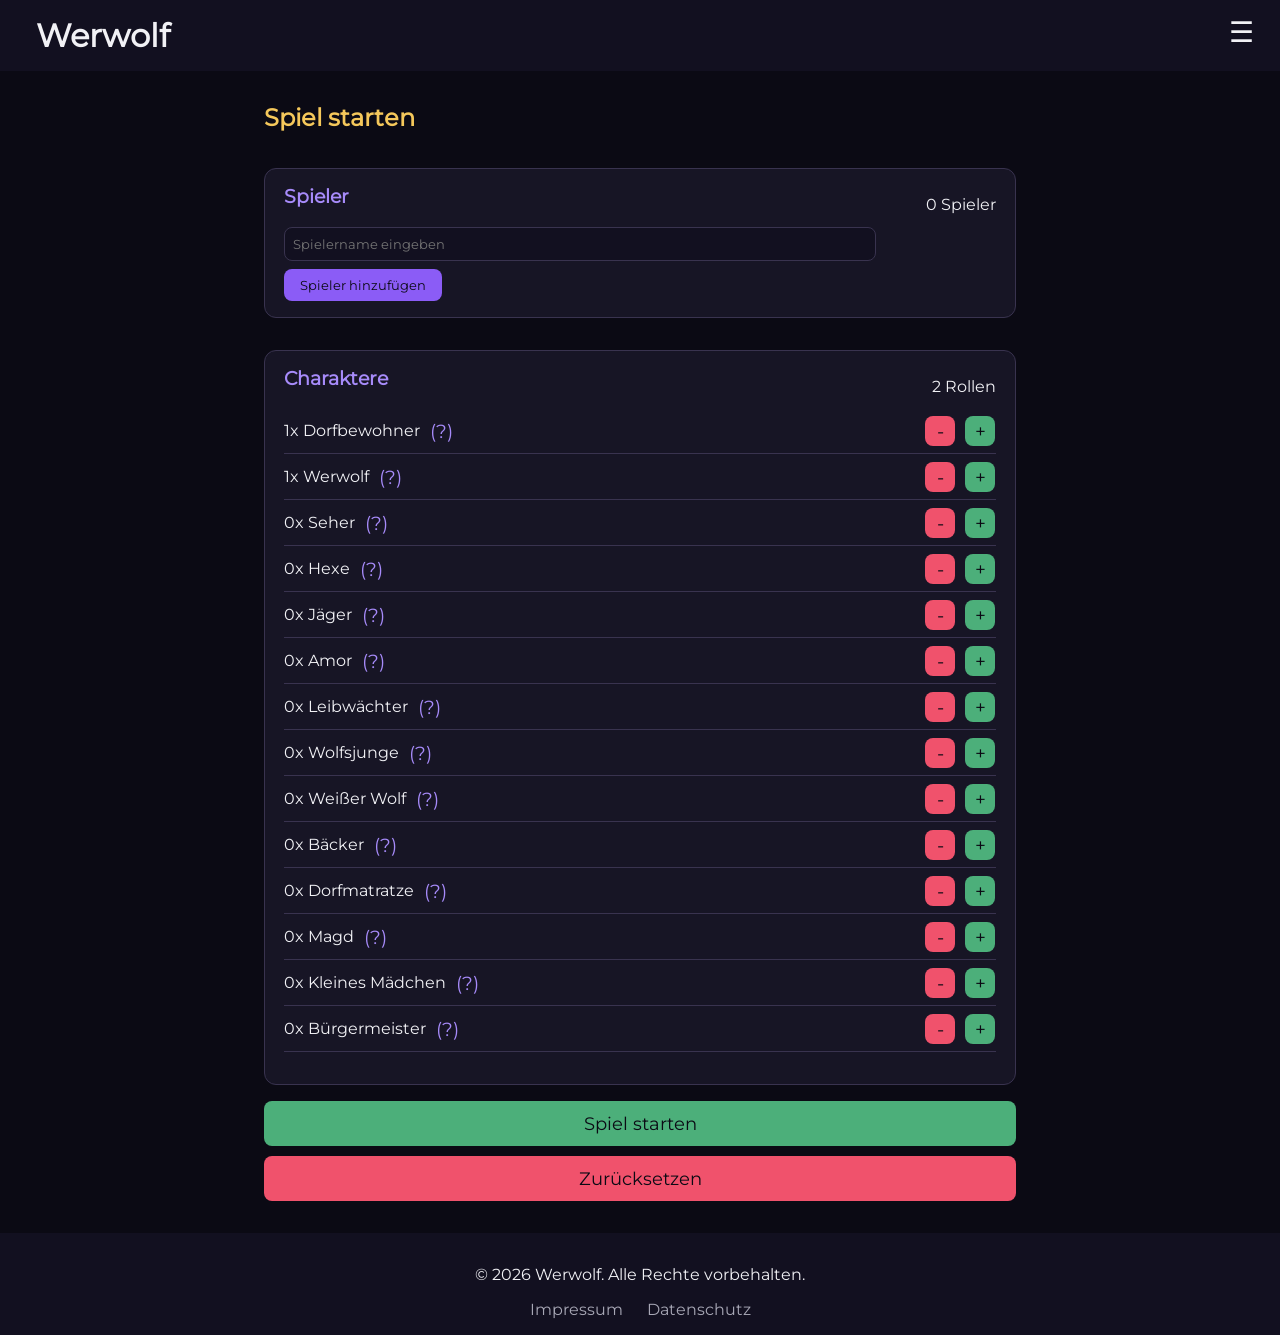
<file: index.html>
<!DOCTYPE html>
<html lang="de">

<head>
    <meta charset="UTF-8">
    <meta name="viewport" content="width=device-width, initial-scale=1.0">
    <title>Werwolf</title>
    <link rel="stylesheet" href="style.css">
    <script defer src="index.js"></script>
    <link rel="manifest" href="manifest.json">
    <link rel="icon" type="image/x-icon" href="img/icon512_rounded.png">
</head>

<body onload="loadFromLocalStorage()">

    <header>
        <h1>
            <a href="index.html">Werwolf</a>
        </h1>
        <button id="menuButton">☰</button>

        <nav id="menu" aria-label="Hauptnavigation">
            <a href="index.html">Startseite</a>
            <a href="instructions.html">Anleitung</a>
            <a href="about.html">Über uns</a>
        </nav>
    </header>


    <main class="main-content">
        <h2>Spiel starten</h2>

        <section class="configurations-game-section">
            <h3>Spieler</h3>
            <p id="counterPlayer" class="counter">0 Spieler</p>

            <ul id="playerListDisplay" class="playerListDisplay"></ul>

            <form id="playerForm">
                <input type="text" id="playerInput" placeholder="Spielername eingeben">
                <button type="submit" class="add-btn">Spieler hinzufügen</button>
            </form>
        </section>

        <section class="configurations-game-section">
            <h3>Charaktere</h3>
            <p id="counterCharacter" class="counter">2 Rollen</p>

            <ul id="characterListDisplay" class="playerListDisplay">
                <li class="character-item">
                    <p id="villagerCount">1x Dorfbewohner</p>
                    <a href="instructions.html#villagerCard" class="info-link" aria-label="Informationen über Dorfbewohner">(?)</a>
                    <button class="remove-character-btn character-btn" aria-label="Rolle entfernen"
                        onclick="removeCharacter('villager')">-</button>
                    <button class="character-btn" aria-label="Rolle hinzufügen"
                        onclick="addCharacter('villager')">+</button>
                </li>

                <li class="character-item">
                    <p id="werewolfCount">1x Werwolf</p>
                    <a href="instructions.html#werewolfCard" class="info-link" aria-label="Informationen über Werwolf">(?)</a>
                    <button class="remove-character-btn character-btn" aria-label="Rolle entfernen"
                        onclick="removeCharacter('werewolf')">-</button>
                    <button class="character-btn" aria-label="Rolle hinzufügen"
                        onclick="addCharacter('werewolf')">+</button>
                </li>

                <li class="character-item">
                    <p id="seerCount">0x Seher</p>
                    <a href="instructions.html#seerCard" class="info-link" aria-label="Informationen über Seher">(?)</a>
                    <button class="remove-character-btn character-btn" aria-label="Rolle entfernen"
                        onclick="removeCharacter('seer')">-</button>
                    <button class="character-btn" aria-label="Rolle hinzufügen"
                        onclick="addCharacter('seer')">+</button>
                </li>

                <li class="character-item">
                    <p id="witchCount">0x Hexe</p>
                    <a href="instructions.html#witchCard" class="info-link" aria-label="Informationen über Hexe">(?)</a>
                    <button class="remove-character-btn character-btn" aria-label="Rolle entfernen"
                        onclick="removeCharacter('witch')">-</button>
                    <button class="character-btn" aria-label="Rolle hinzufügen"
                        onclick="addCharacter('witch')">+</button>
                </li>

                <li class="character-item">
                    <p id="hunterCount">0x Jäger</p>
                    <a href="instructions.html#hunterCard" class="info-link" aria-label="Informationen über Jäger">(?)</a>
                    <button class="remove-character-btn character-btn" aria-label="Rolle entfernen"
                        onclick="removeCharacter('hunter')">-</button>
                    <button class="character-btn" aria-label="Rolle hinzufügen"
                        onclick="addCharacter('hunter')">+</button>
                </li>

                <li class="character-item">
                    <p id="cupidCount">0x Amor</p>
                    <a href="instructions.html#cupidCard" class="info-link" aria-label="Informationen über Amor">(?)</a>
                    <button class="remove-character-btn character-btn" aria-label="Rolle entfernen"
                        onclick="removeCharacter('cupid')">-</button>
                    <button class="character-btn" aria-label="Rolle hinzufügen"
                        onclick="addCharacter('cupid')">+</button>
                </li>

                <li class="character-item">
                    <p id="bodyguardCount">0x Leibwächter</p>
                    <a href="instructions.html#bodyguardCard" class="info-link" aria-label="Informationen über Leibwächter">(?)</a>
                    <button class="remove-character-btn character-btn" aria-label="Rolle entfernen"
                        onclick="removeCharacter('bodyguard')">-</button>
                    <button class="character-btn" aria-label="Rolle hinzufügen"
                        onclick="addCharacter('bodyguard')">+</button>
                </li>

                <li class="character-item">
                    <p id="wolf_cubCount">0x Wolfsjunge</p>
                    <a href="instructions.html#wolf_cubCard" class="info-link" aria-label="Informationen über Wolfsjunge">(?)</a>
                    <button class="remove-character-btn character-btn" aria-label="Rolle entfernen"
                        onclick="removeCharacter('wolf_cub')">-</button>
                    <button class="character-btn" aria-label="Rolle hinzufügen"
                        onclick="addCharacter('wolf_cub')">+</button>
                </li>

                <li class="character-item">
                    <p id="white_wolfCount">0x Weißer Wolf</p>
                    <a href="instructions.html#white_wolfCard" class="info-link" aria-label="Informationen über Weißer Wolf">(?)</a>
                    <button class="remove-character-btn character-btn" aria-label="Rolle entfernen"
                        onclick="removeCharacter('white_wolf')">-</button>
                    <button class="character-btn" aria-label="Rolle hinzufügen"
                        onclick="addCharacter('white_wolf')">+</button>
                </li>

                <li class="character-item">
                    <p id="bakerCount">0x Bäcker</p>
                    <a href="instructions.html#bakerCard" class="info-link" aria-label="Informationen über Bäcker">(?)</a>
                    <button class="remove-character-btn character-btn" aria-label="Rolle entfernen"
                        onclick="removeCharacter('baker')">-</button>
                    <button class="character-btn" aria-label="Rolle hinzufügen"
                        onclick="addCharacter('baker')">+</button>
                </li>

                <li class="character-item">
                    <p id="village_slutCount">0x Dorfmatratze</p>
                    <a href="instructions.html#village_slutCard" class="info-link" aria-label="Informationen über Dorfmatratze">(?)</a>
                    <button class="remove-character-btn character-btn" aria-label="Rolle entfernen"
                        onclick="removeCharacter('village_slut')">-</button>
                    <button class="character-btn" aria-label="Rolle hinzufügen"
                        onclick="addCharacter('village_slut')">+</button>
                </li>

                <li class="character-item">
                    <p id="maidCount">0x Magd</p>
                    <a href="instructions.html#maidCard" class="info-link" aria-label="Informationen über Magd">(?)</a>
                    <button class="remove-character-btn character-btn" aria-label="Rolle entfernen"
                        onclick="removeCharacter('maid')">-</button>
                    <button class="character-btn" aria-label="Rolle hinzufügen"
                        onclick="addCharacter('maid')">+</button>
                </li>

                <li class="character-item">
                    <p id="little_girlCount">0x Kleines Mädchen</p>
                    <a href="instructions.html#little_girlCard" class="info-link" aria-label="Informationen über Kleines Mädchen">(?)</a>
                    <button class="remove-character-btn character-btn" aria-label="Rolle entfernen"
                        onclick="removeCharacter('little_girl')">-</button>
                    <button class="character-btn" aria-label="Rolle hinzufügen"
                        onclick="addCharacter('little_girl')">+</button>
                </li>

                <li class="character-item">
                    <p id="mayorCount">0x Bürgermeister</p>
                    <a href="instructions.html#mayorCard" class="info-link" aria-label="Informationen über Bürgermeister">(?)</a>
                    <button class="remove-character-btn character-btn" aria-label="Rolle entfernen"
                        onclick="removeCharacter('mayor')">-</button>
                    <button class="character-btn" aria-label="Rolle hinzufügen"
                        onclick="addCharacter('mayor')">+</button>
                </li>
            </ul>
        </section>


        <button id="startGameButton" class="start-btn">Spiel starten</button>
        <button id="resetGameButton" class="reset-btn">Zurücksetzen</button>


    </main>



    <footer>
        <p>&copy; 2026 Werwolf. Alle Rechte vorbehalten.</p>

        <nav aria-label="Rechtliche Navigation">
            <a href="imprint.html">Impressum</a>
            <a href="privacy.html">Datenschutz</a>
        </nav>
    </footer>

</body>

</html>
</file>
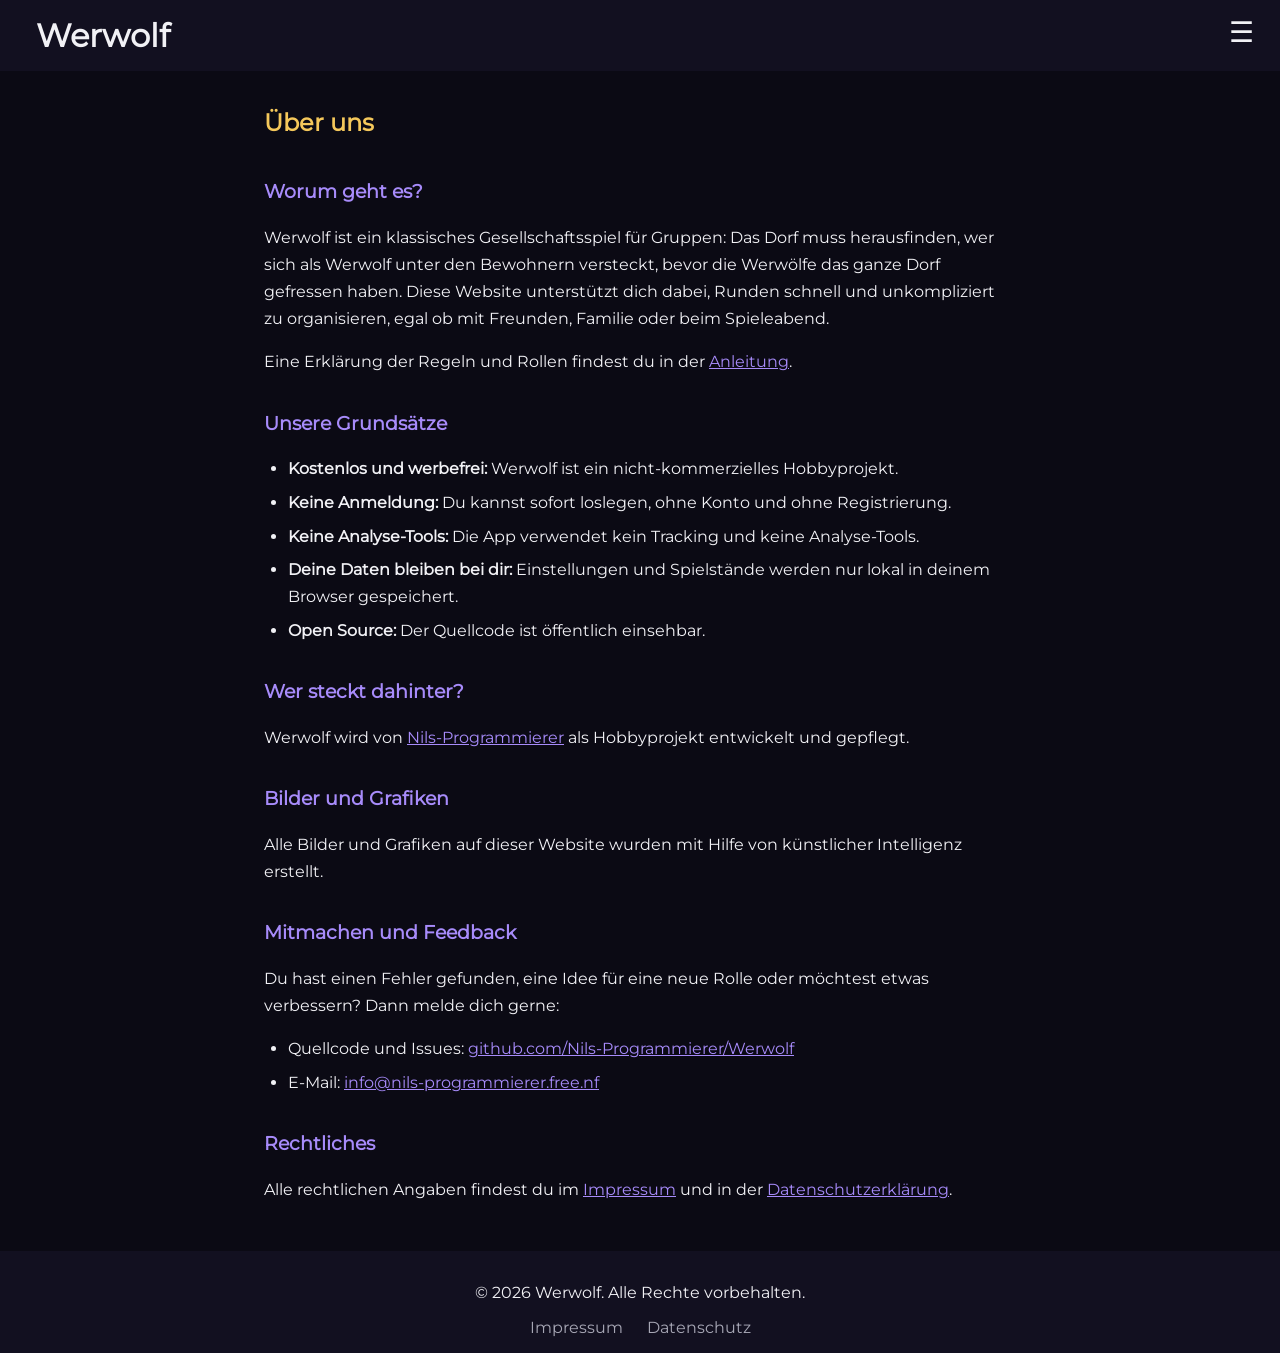
<file: about.html>
<!DOCTYPE html>
<html lang="de">

<head>
    <meta charset="UTF-8">
    <meta name="viewport" content="width=device-width, initial-scale=1.0">
    <title>Über uns | Werwolf</title>
    <link rel="stylesheet" href="style.css">
    <script defer src="index.js"></script>
    <link rel="manifest" href="manifest.json">
    <link rel="icon" type="image/x-icon" href="img/icon512_rounded.png">
</head>

<body>

    <header>
        <h1>
            <a href="index.html">Werwolf</a>
        </h1>
        <button id="menuButton">☰</button>

        <nav id="menu" aria-label="Hauptnavigation">
            <a href="index.html">Startseite</a>
            <a href="instructions.html">Anleitung</a>
            <a href="about.html">Über uns</a>
        </nav>
    </header>

    <main>
        <article class="legal">
            <h2>Über uns</h2>

            <section>
                <h3>Worum geht es?</h3>
                <p>
                    Werwolf ist ein klassisches Gesellschaftsspiel für Gruppen: Das Dorf muss
                    herausfinden, wer sich als Werwolf unter den Bewohnern versteckt, bevor die
                    Werwölfe das ganze Dorf gefressen haben. Diese Website unterstützt dich dabei,
                    Runden schnell und unkompliziert zu organisieren, egal ob mit Freunden,
                    Familie oder beim Spieleabend.
                </p>
                <p>
                    Eine Erklärung der Regeln und Rollen findest du in der
                    <a href="instructions.html">Anleitung</a>.
                </p>
            </section>

            <section>
                <h3>Unsere Grundsätze</h3>
                <ul>
                    <li><strong>Kostenlos und werbefrei:</strong> Werwolf ist ein nicht-kommerzielles Hobbyprojekt.</li>
                    <li><strong>Keine Anmeldung:</strong> Du kannst sofort loslegen, ohne Konto und ohne Registrierung.
                    </li>
                    <li><strong>Keine Analyse-Tools:</strong> Die App verwendet kein Tracking und keine Analyse-Tools.
                    </li>
                    <li><strong>Deine Daten bleiben bei dir:</strong> Einstellungen und Spielstände werden nur lokal in
                        deinem Browser gespeichert.</li>
                    <li><strong>Open Source:</strong> Der Quellcode ist öffentlich einsehbar.</li>
                </ul>
            </section>

            <section>
                <h3>Wer steckt dahinter?</h3>
                <p>
                    Werwolf wird von <a href="https://github.com/Nils-Programmierer" target="_blank"
                        rel="noopener noreferrer">Nils-Programmierer</a> als Hobbyprojekt entwickelt und
                    gepflegt.
                </p>
            </section>

            <section>
                <h3>Bilder und Grafiken</h3>
                <p>
                    Alle Bilder und Grafiken auf dieser Website wurden mit Hilfe von künstlicher
                    Intelligenz erstellt.
                </p>
            </section>

            <section>
                <h3>Mitmachen und Feedback</h3>
                <p>
                    Du hast einen Fehler gefunden, eine Idee für eine neue Rolle oder möchtest
                    etwas verbessern? Dann melde dich gerne:
                </p>
                <ul>
                    <li>
                        Quellcode und Issues:
                        <a href="https://github.com/Nils-Programmierer/Werwolf" target="_blank"
                            rel="noopener noreferrer">github.com/Nils-Programmierer/Werwolf</a>
                    </li>
                    <li>
                        E-Mail: <a href="mailto:info@nils-programmierer.free.nf">info@nils-programmierer.free.nf</a>
                    </li>
                </ul>
            </section>

            <section>
                <h3>Rechtliches</h3>
                <p>
                    Alle rechtlichen Angaben findest du im <a href="imprint.html">Impressum</a>
                    und in der <a href="privacy.html">Datenschutzerklärung</a>.
                </p>
            </section>
        </article>
    </main>

    <footer>
        <p>&copy; 2026 Werwolf. Alle Rechte vorbehalten.</p>

        <nav aria-label="Rechtliche Navigation">
            <a href="imprint.html">Impressum</a>
            <a href="privacy.html">Datenschutz</a>
        </nav>
    </footer>

</body>

</html>
</file>
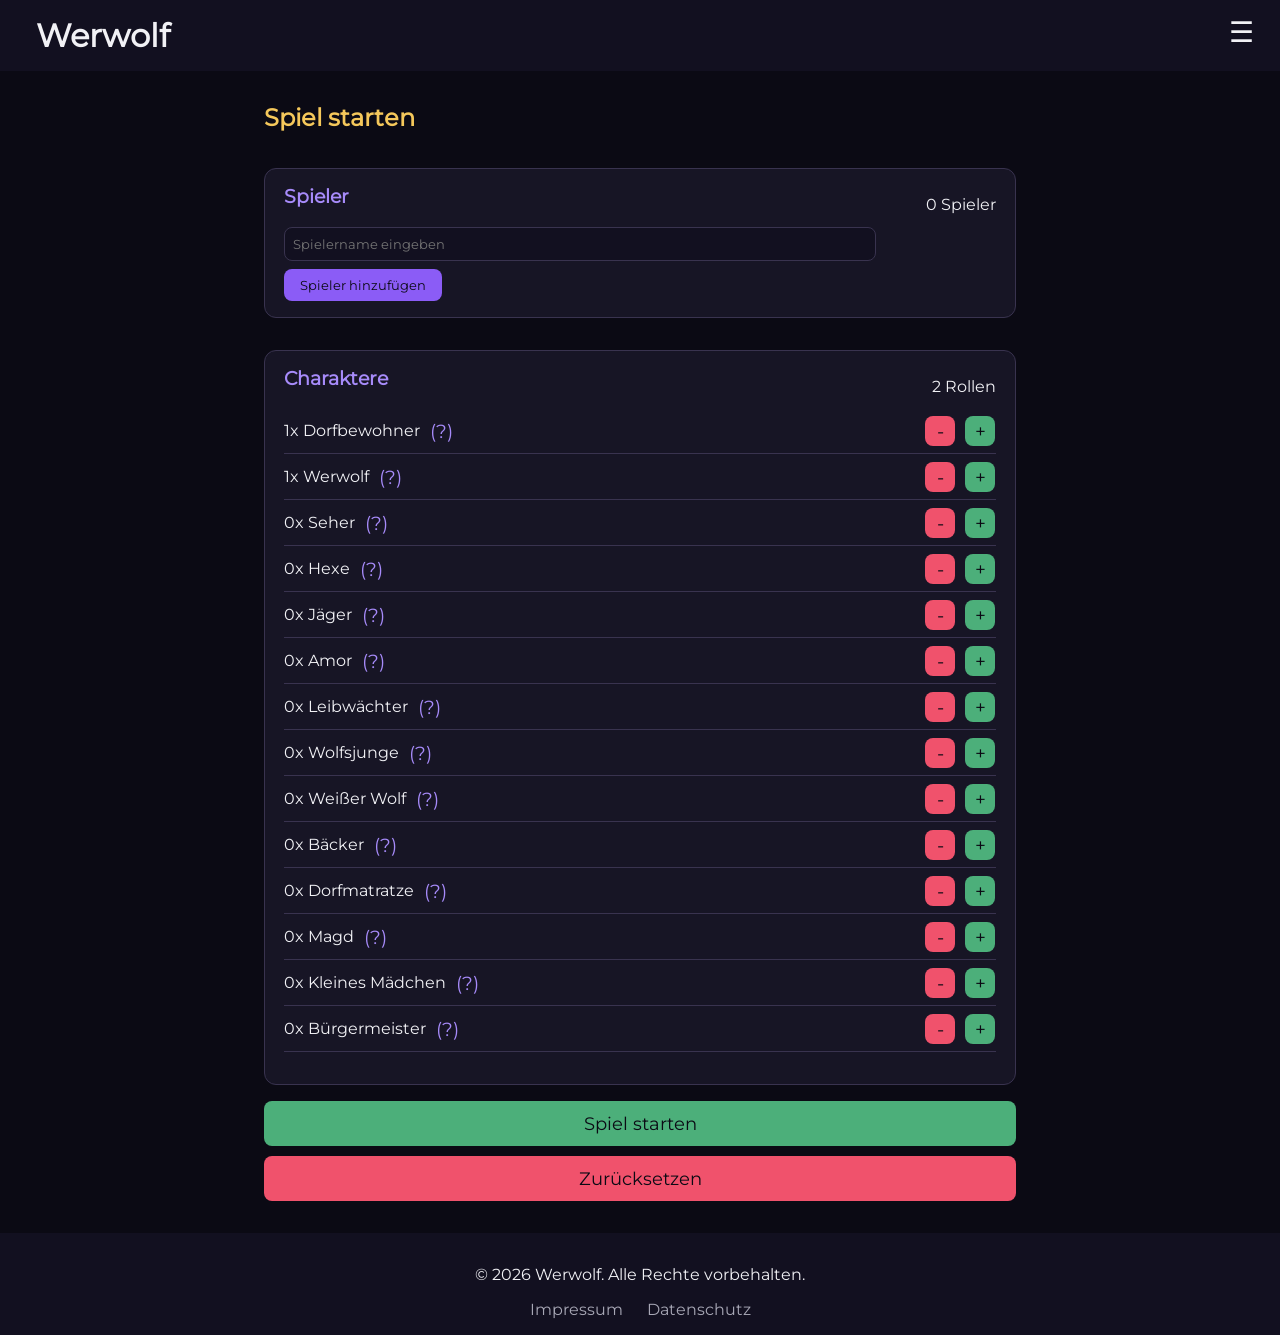
<file: getRoles.html>
<!DOCTYPE html>
<html lang="de">

<head>
    <meta charset="UTF-8">
    <meta name="viewport" content="width=device-width, initial-scale=1.0">
    <title>Deine Rolle | Werwolf</title>
    <link rel="stylesheet" href="style.css">
    <script defer src="index.js"></script>
    <link rel="manifest" href="manifest.json">
    <link rel="icon" type="image/x-icon" href="img/icon512_rounded.png">
</head>

<body onload="NextRole();">

    <header>
        <h1>
            <a href="index.html">Werwolf</a>
        </h1>
        <button id="menuButton">☰</button>

        <nav id="menu" aria-label="Hauptnavigation">
            <a href="index.html">Startseite</a>
            <a href="instructions.html">Anleitung</a>
            <a href="about.html">Über uns</a>
        </nav>
    </header>


    <main class="main-content">
        <h2 class="text-middle">Deine Rolle</h2>

        <section class="role-section">
            <h3 class="text-middle name" id="name"></h3>

            <button type="button" class="card-container" onclick="flipCard()">
                <div id="card" class="card-flipper">
                    <div id="frontCard" class="card card-front">
                        <img src="img/icon512_maskable.png" alt="Dorfbewohner" class="role-image">
                    </div>

                    <div id="backCard" class="card card-back">
                        <p id="role-name" class="role-name">Rolle</p>
                        <a id="role-description" href="#" class="role-description">Aufgabe vergessen?</a>
                        <img id="role-image" src="" alt="Rollenbild" class="role-image">
                    </div>
                </div>
            </button>

            <button id="nextRoleButton" class="start-btn" onclick="NextRole()">Nächste Person</button>
        </section>

    </main>



    <footer>
        <p>&copy; 2026 Werwolf. Alle Rechte vorbehalten.</p>

        <nav aria-label="Rechtliche Navigation">
            <a href="imprint.html">Impressum</a>
            <a href="privacy.html">Datenschutz</a>
        </nav>
    </footer>

</body>

</html>
</file>
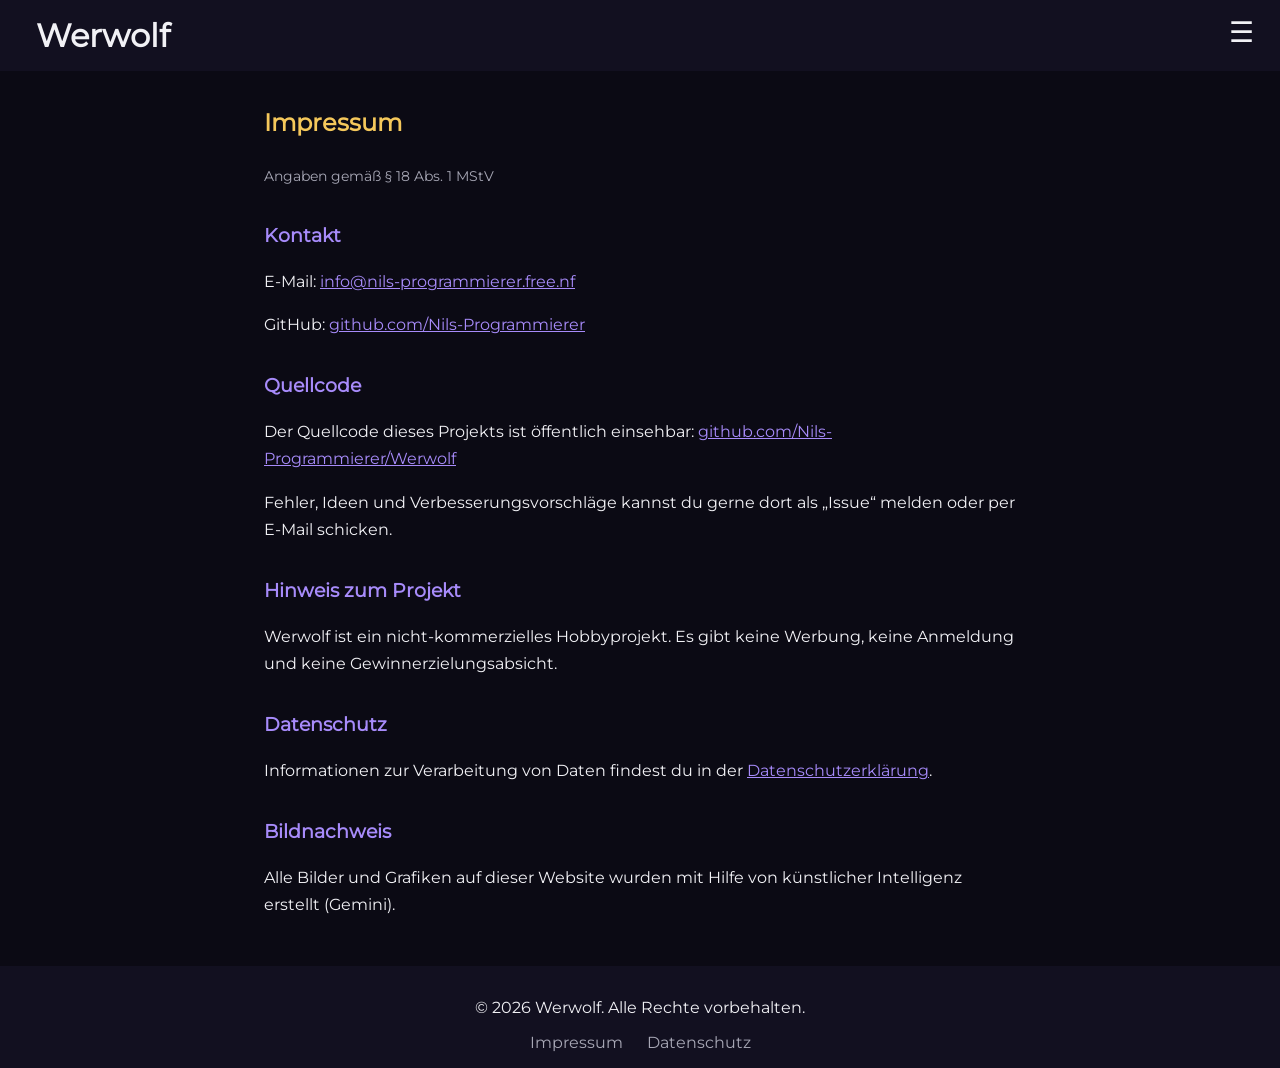
<file: imprint.html>
<!DOCTYPE html>
<html lang="de">

<head>
    <meta charset="UTF-8">
    <meta name="viewport" content="width=device-width, initial-scale=1.0">
    <title>Impressum | Werwolf</title>
    <link rel="stylesheet" href="style.css">
    <script defer src="index.js"></script>
    <link rel="manifest" href="manifest.json">
    <link rel="icon" type="image/x-icon" href="img/icon512_rounded.png">
</head>

<body>

    <header>
        <h1>
            <a href="index.html">Werwolf</a>
        </h1>

        <button id="menuButton">☰</button>

        <nav id="menu" aria-label="Hauptnavigation">
            <a href="index.html">Startseite</a>
            <a href="instructions.html">Anleitung</a>
            <a href="about.html">Über uns</a>
        </nav>
    </header>

    <main>
        <article class="legal">
            <h2>Impressum</h2>
            <p class="legal-meta">Angaben gemäß § 18 Abs. 1 MStV</p>

            <section>
                <h3>Kontakt</h3>
                <p>
                    E-Mail: <a href="mailto:info@nils-programmierer.free.nf">info@nils-programmierer.free.nf</a>
                </p>
                <p>
                    GitHub: <a href="https://github.com/Nils-Programmierer" target="_blank"
                        rel="noopener noreferrer">github.com/Nils-Programmierer</a>
                </p>
            </section>

            <section>
                <h3>Quellcode</h3>
                <p>
                    Der Quellcode dieses Projekts ist öffentlich einsehbar:
                    <a href="https://github.com/Nils-Programmierer/Werwolf" target="_blank"
                        rel="noopener noreferrer">github.com/Nils-Programmierer/Werwolf</a>
                </p>
                <p>
                    Fehler, Ideen und Verbesserungsvorschläge kannst du gerne dort als
                    „Issue“ melden oder per E-Mail schicken.
                </p>
            </section>

            <section>
                <h3>Hinweis zum Projekt</h3>
                <p>
                    Werwolf ist ein nicht-kommerzielles Hobbyprojekt. Es gibt keine Werbung,
                    keine Anmeldung und keine Gewinnerzielungsabsicht.
                </p>
            </section>

            <section>
                <h3>Datenschutz</h3>
                <p>
                    Informationen zur Verarbeitung von Daten findest du in der
                    <a href="privacy.html">Datenschutzerklärung</a>.
                </p>
            </section>

            <section>
                <h3>Bildnachweis</h3>
                <p>
                    Alle Bilder und Grafiken auf dieser Website wurden mit Hilfe von
                    künstlicher Intelligenz erstellt (Gemini).
                </p>
            </section>
        </article>
    </main>

    <footer>
        <p>&copy; 2026 Werwolf. Alle Rechte vorbehalten.</p>

        <nav aria-label="Rechtliche Navigation">
            <a href="imprint.html">Impressum</a>
            <a href="privacy.html">Datenschutz</a>
        </nav>
    </footer>

</body>

</html>
</file>
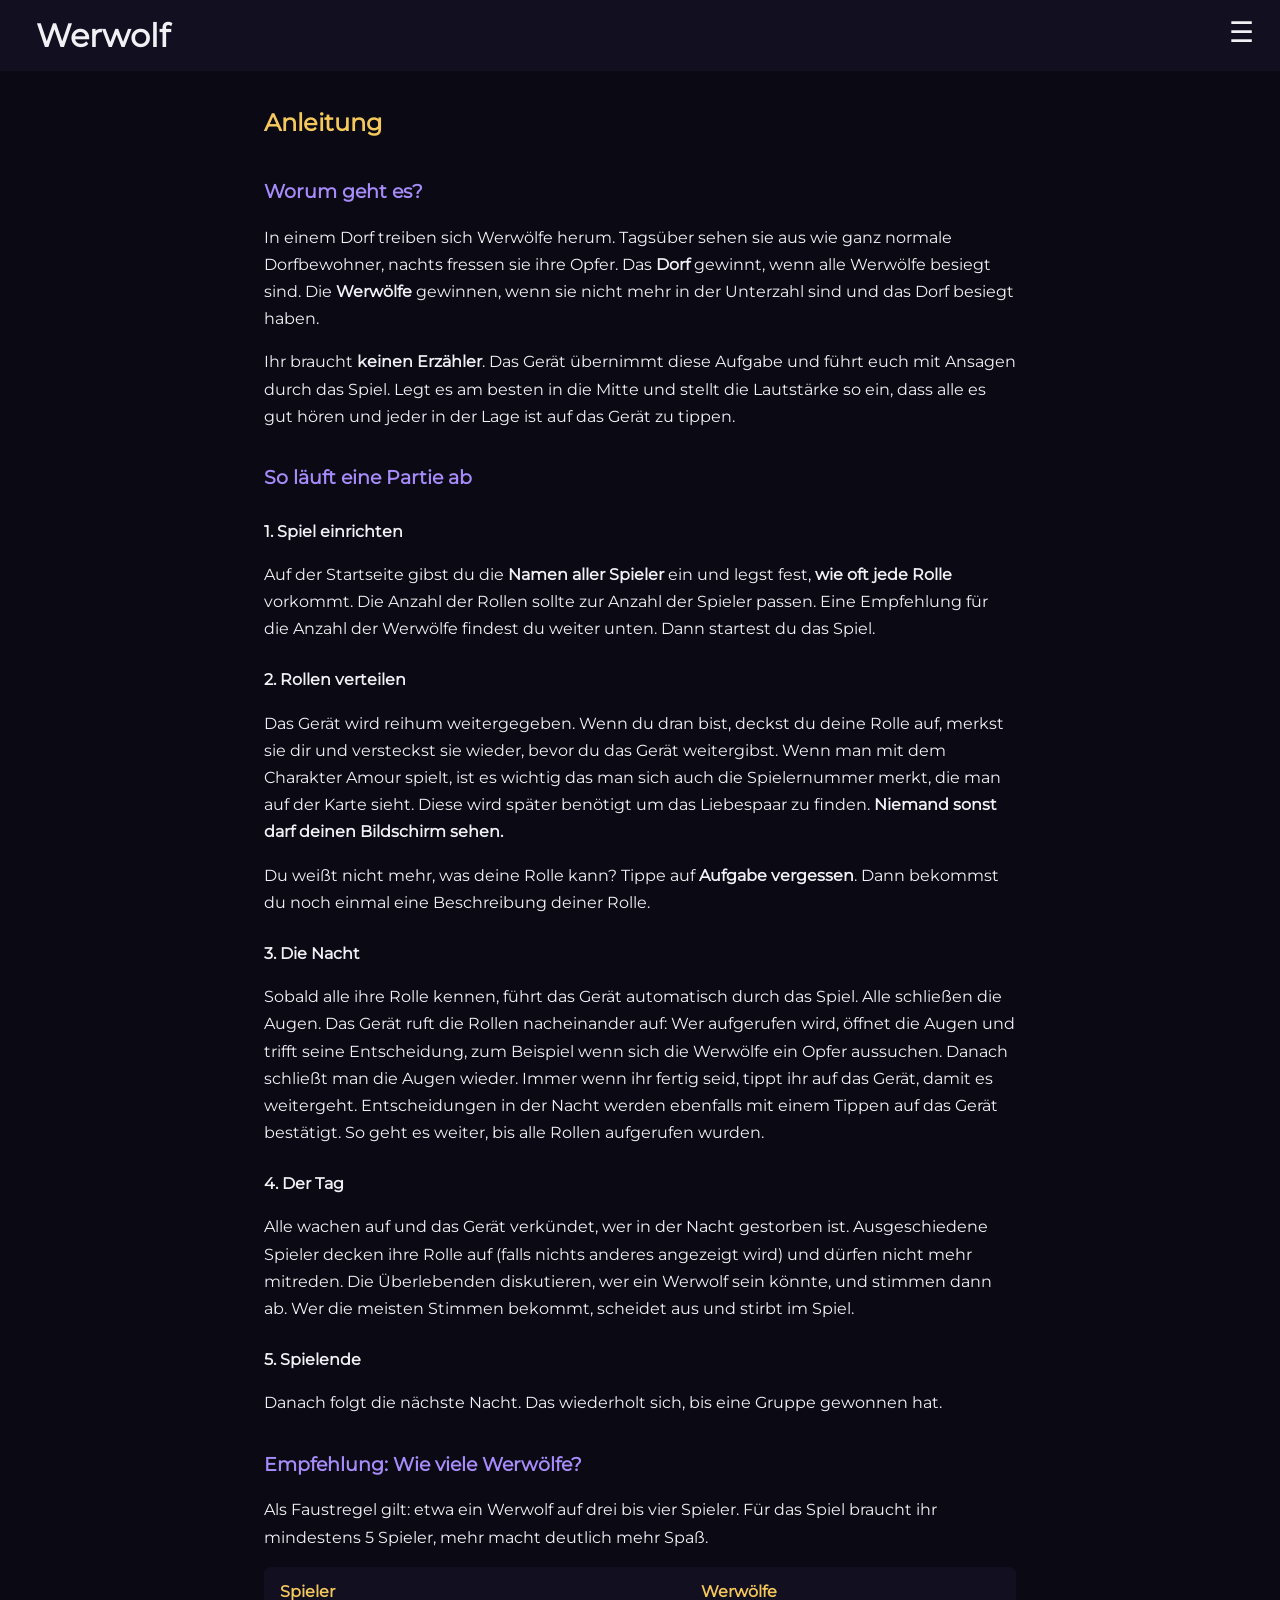
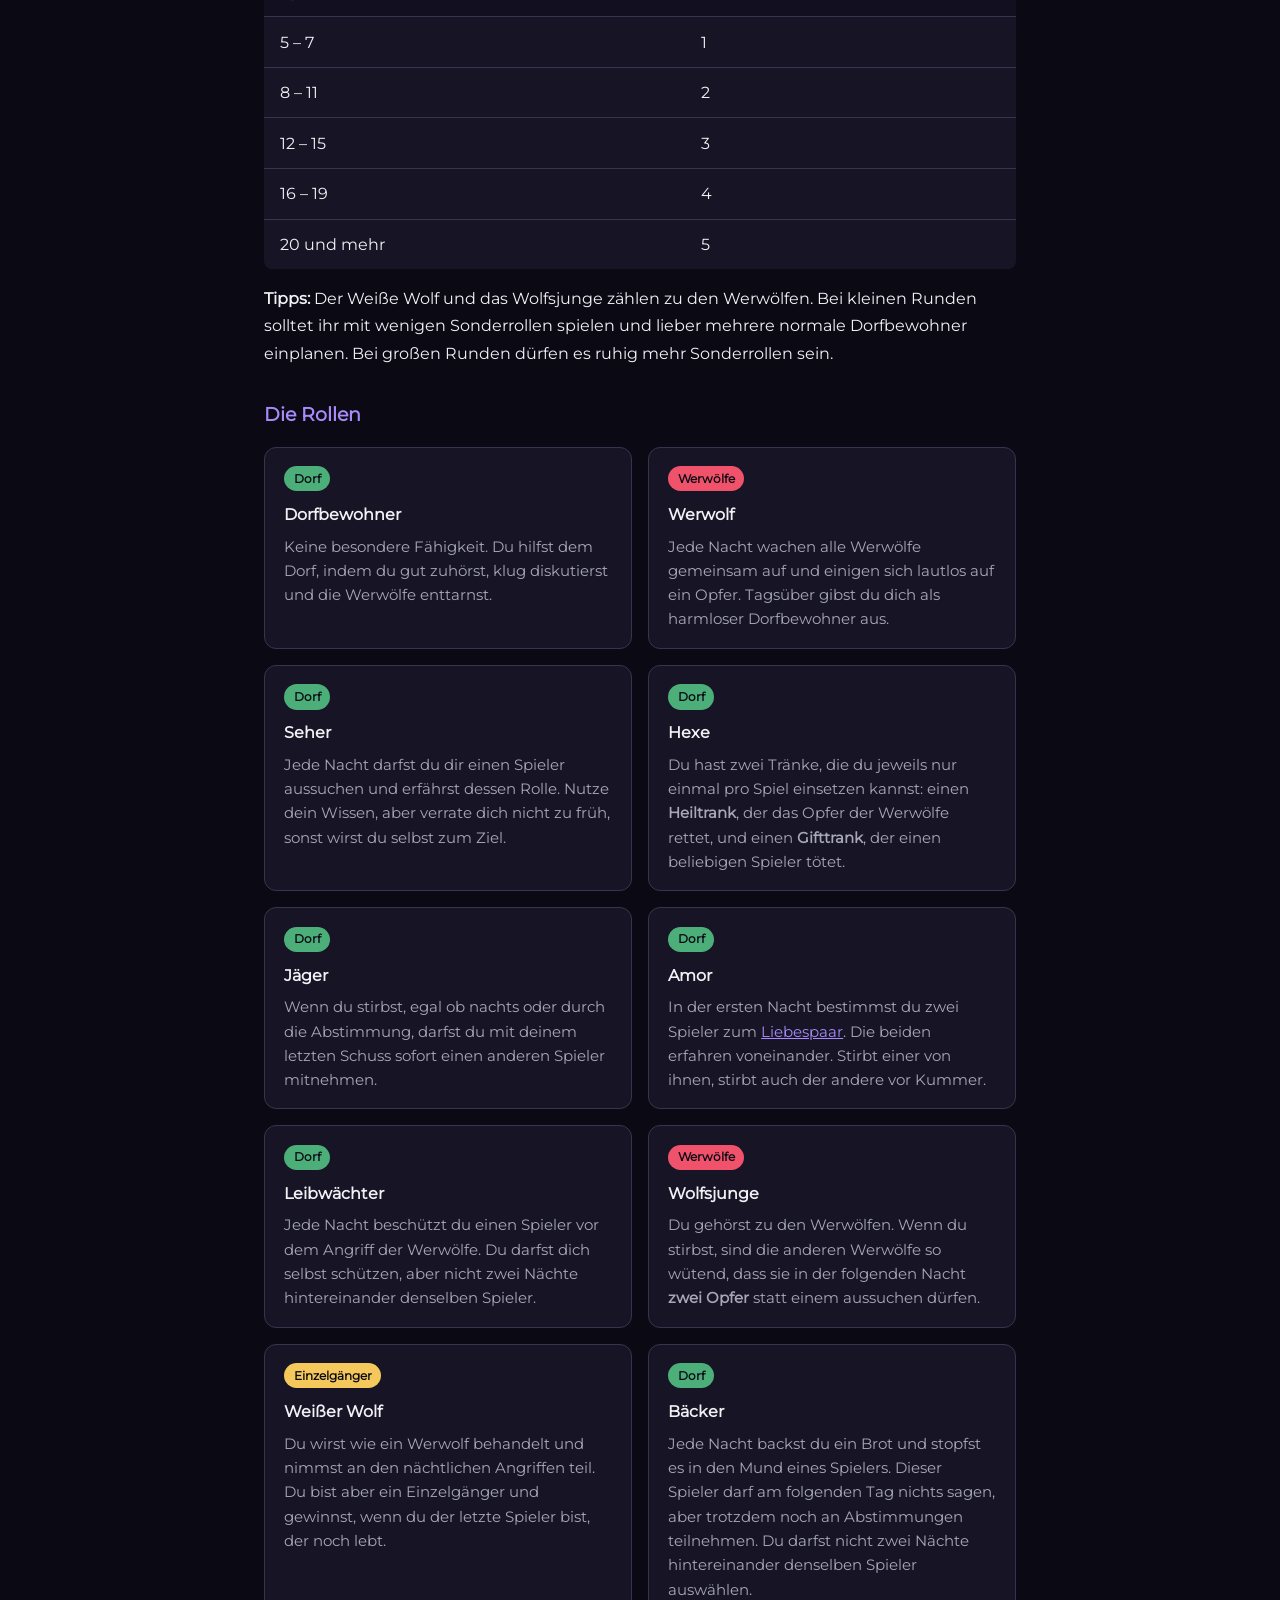
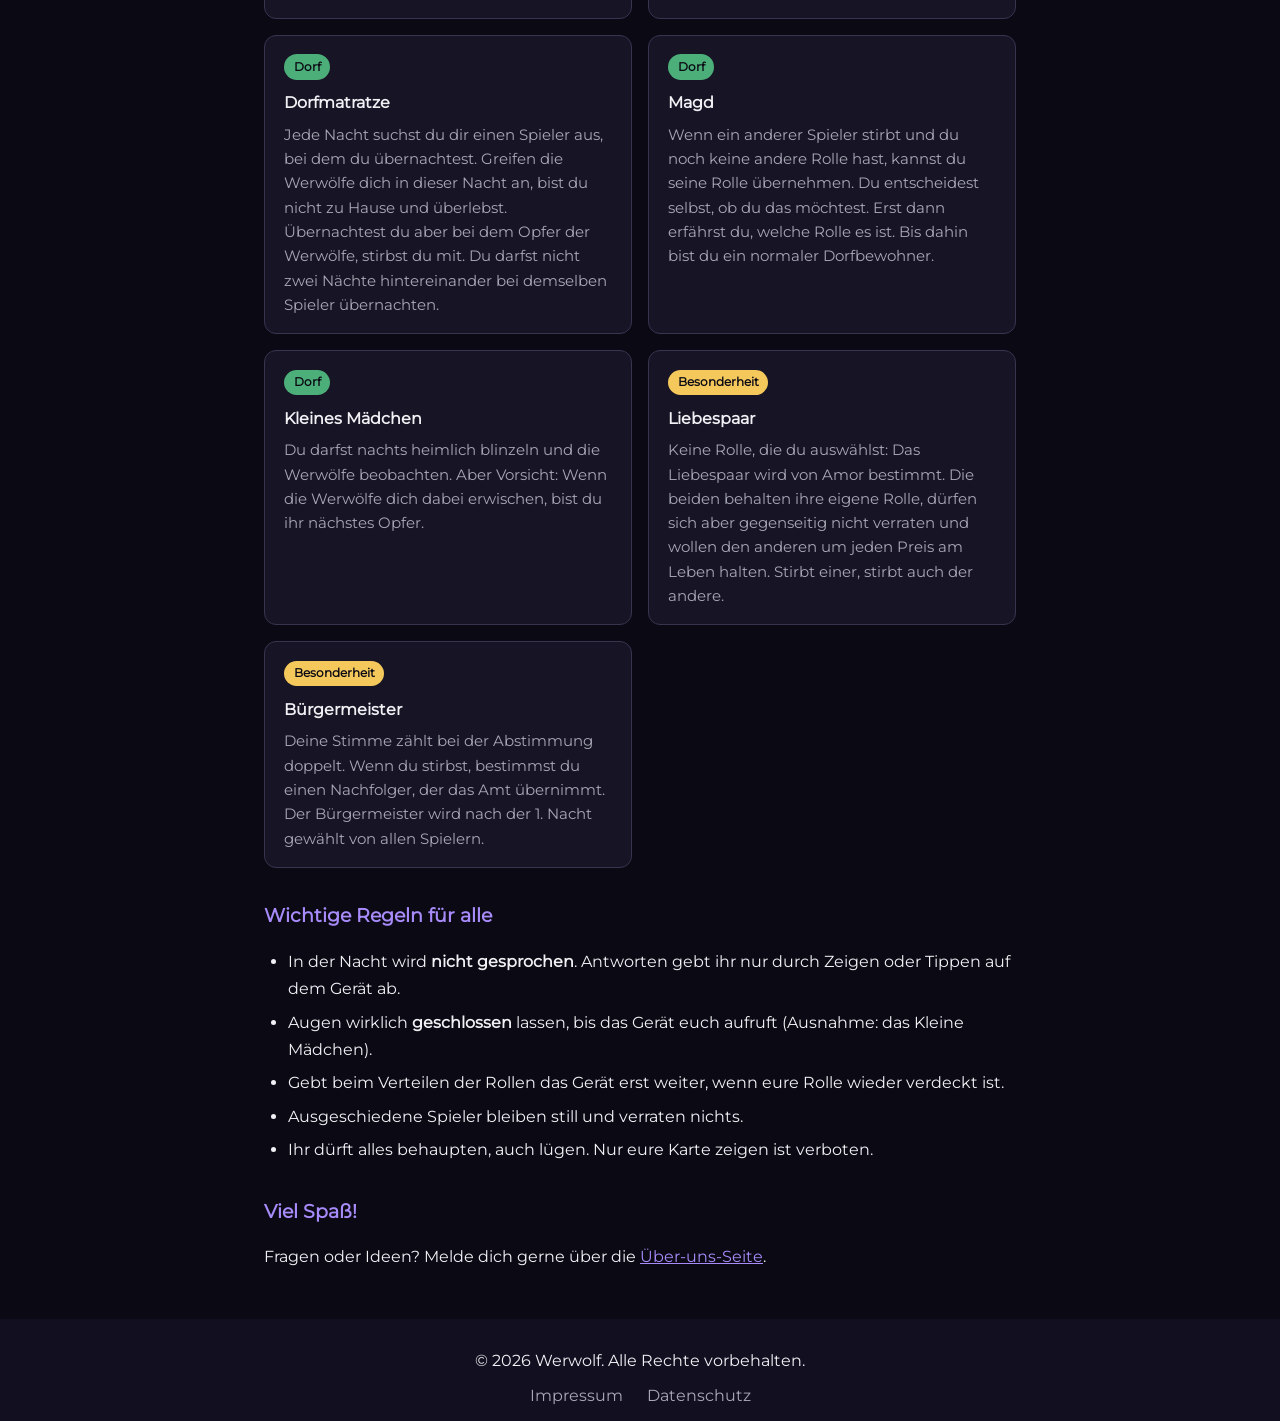
<file: instructions.html>
<!DOCTYPE html>
<html lang="de">

<head>
    <meta charset="UTF-8">
    <meta name="viewport" content="width=device-width, initial-scale=1.0">
    <title>Anleitung | Werwolf</title>
    <link rel="stylesheet" href="style.css">
    <script defer src="index.js"></script>
    <link rel="manifest" href="manifest.json">
    <link rel="icon" type="image/x-icon" href="img/icon512_rounded.png">
</head>

<body>

    <header>
        <h1>
            <a href="index.html">Werwolf</a>
        </h1>
        <button id="menuButton">☰</button>

        <nav id="menu" aria-label="Hauptnavigation">
            <a href="index.html">Startseite</a>
            <a href="instructions.html">Anleitung</a>
            <a href="about.html">Über uns</a>
        </nav>
    </header>

    <main>
        <article class="legal">
            <h2>Anleitung</h2>

            <section>
                <h3>Worum geht es?</h3>
                <p>
                    In einem Dorf treiben sich Werwölfe herum. Tagsüber sehen sie aus wie ganz
                    normale Dorfbewohner, nachts fressen sie ihre Opfer. Das <strong>Dorf</strong>
                    gewinnt, wenn alle Werwölfe besiegt sind. Die <strong>Werwölfe</strong> gewinnen,
                    wenn sie nicht mehr in der Unterzahl sind und das Dorf besiegt haben.
                </p>
                <p>
                    Ihr braucht <strong>keinen Erzähler</strong>. Das Gerät übernimmt diese Aufgabe
                    und führt euch mit Ansagen durch das Spiel. Legt es am besten in die Mitte
                    und stellt die Lautstärke so ein, dass alle es gut hören und jeder in der Lage ist auf das Gerät zu
                    tippen.
                </p>
            </section>

            <section>
                <h3>So läuft eine Partie ab</h3>

                <h4>1. Spiel einrichten</h4>
                <p>
                    Auf der Startseite gibst du die <strong>Namen aller Spieler</strong> ein und legst fest,
                    <strong>wie oft jede Rolle</strong> vorkommt. Die Anzahl der Rollen sollte zur Anzahl der
                    Spieler passen. Eine Empfehlung für die Anzahl der Werwölfe findest du weiter unten.
                    Dann startest du das Spiel.
                </p>

                <h4>2. Rollen verteilen</h4>
                <p>
                    Das Gerät wird reihum weitergegeben. Wenn du dran bist, deckst du deine Rolle auf,
                    merkst sie dir und versteckst sie wieder, bevor du das Gerät weitergibst. Wenn man mit dem Charakter
                    Amour spielt, ist es wichtig das man sich auch die Spielernummer merkt, die man auf der Karte sieht.
                    Diese wird später benötigt um das Liebespaar zu finden.
                    <strong>Niemand sonst darf deinen Bildschirm sehen.</strong>
                </p>
                <p>
                    Du weißt nicht mehr, was deine Rolle kann? Tippe auf <strong>Aufgabe vergessen</strong>.
                    Dann bekommst du noch einmal eine Beschreibung deiner Rolle.
                </p>

                <h4>3. Die Nacht</h4>
                <p>
                    Sobald alle ihre Rolle kennen, führt das Gerät automatisch durch das Spiel. Alle
                    schließen die Augen. Das Gerät ruft die Rollen nacheinander auf: Wer aufgerufen wird,
                    öffnet die Augen und trifft seine Entscheidung, zum Beispiel wenn sich die Werwölfe
                    ein Opfer aussuchen. Danach schließt man die Augen wieder. Immer wenn ihr fertig seid,
                    tippt ihr auf das Gerät, damit es weitergeht. Entscheidungen in der Nacht werden ebenfalls mit einem
                    Tippen auf das Gerät bestätigt. So geht es weiter, bis alle Rollen aufgerufen wurden.
                </p>

                <h4>4. Der Tag</h4>
                <p>
                    Alle wachen auf und das Gerät verkündet, wer in der Nacht gestorben ist. Ausgeschiedene
                    Spieler decken ihre Rolle auf (falls nichts anderes angezeigt wird) und dürfen nicht
                    mehr mitreden. Die Überlebenden diskutieren, wer ein Werwolf sein könnte, und stimmen
                    dann ab. Wer die meisten Stimmen bekommt, scheidet aus und stirbt im Spiel.
                </p>

                <h4>5. Spielende</h4>
                <p>
                    Danach folgt die nächste Nacht. Das wiederholt sich, bis eine Gruppe gewonnen hat.
                </p>
            </section>

            <section>
                <h3>Empfehlung: Wie viele Werwölfe?</h3>
                <p>
                    Als Faustregel gilt: etwa ein Werwolf auf drei bis vier Spieler. Für das Spiel
                    braucht ihr mindestens 5 Spieler, mehr macht deutlich mehr Spaß.
                </p>
                <div class="table-wrap">
                    <table>
                        <thead>
                            <tr>
                                <th>Spieler</th>
                                <th>Werwölfe</th>
                            </tr>
                        </thead>
                        <tbody>
                            <tr>
                                <td>5 – 7</td>
                                <td>1</td>
                            </tr>
                            <tr>
                                <td>8 – 11</td>
                                <td>2</td>
                            </tr>
                            <tr>
                                <td>12 – 15</td>
                                <td>3</td>
                            </tr>
                            <tr>
                                <td>16 – 19</td>
                                <td>4</td>
                            </tr>
                            <tr>
                                <td>20 und mehr</td>
                                <td>5</td>
                            </tr>
                        </tbody>
                    </table>
                </div>
                <p>
                    <strong>Tipps:</strong> Der Weiße Wolf und das Wolfsjunge zählen zu den Werwölfen.
                    Bei kleinen Runden solltet ihr mit wenigen Sonderrollen spielen und lieber mehrere
                    normale Dorfbewohner einplanen. Bei großen Runden dürfen es ruhig mehr Sonderrollen
                    sein.
                </p>
            </section>

            <section>
                <h3>Die Rollen</h3>

                <div class="role-grid">

                    <div class="role-card" id="villagerCard">
                        <span class="badge badge-village">Dorf</span>
                        <h4>Dorfbewohner</h4>
                        <p>
                            Keine besondere Fähigkeit. Du hilfst dem Dorf, indem du gut zuhörst,
                            klug diskutierst und die Werwölfe enttarnst.
                        </p>
                    </div>

                    <div class="role-card" id="werewolfCard">
                        <span class="badge badge-wolf">Werwölfe</span>
                        <h4>Werwolf</h4>
                        <p>
                            Jede Nacht wachen alle Werwölfe gemeinsam auf und einigen sich lautlos
                            auf ein Opfer. Tagsüber gibst du dich als harmloser Dorfbewohner aus.
                        </p>
                    </div>

                    <div class="role-card" id="seerCard">
                        <span class="badge badge-village">Dorf</span>
                        <h4>Seher</h4>
                        <p>
                            Jede Nacht darfst du dir einen Spieler aussuchen und erfährst dessen
                            Rolle. Nutze dein Wissen, aber verrate dich nicht zu früh, sonst wirst
                            du selbst zum Ziel.
                        </p>
                    </div>

                    <div class="role-card" id="witchCard">
                        <span class="badge badge-village">Dorf</span>
                        <h4>Hexe</h4>
                        <p>
                            Du hast zwei Tränke, die du jeweils nur einmal pro Spiel einsetzen
                            kannst: einen <strong>Heiltrank</strong>, der das Opfer der Werwölfe rettet,
                            und einen <strong>Gifttrank</strong>, der einen beliebigen Spieler tötet.
                        </p>
                    </div>

                    <div class="role-card" id="hunterCard">
                        <span class="badge badge-village">Dorf</span>
                        <h4>Jäger</h4>
                        <p>
                            Wenn du stirbst, egal ob nachts oder durch die Abstimmung, darfst du
                            mit deinem letzten Schuss sofort einen anderen Spieler mitnehmen.
                        </p>
                    </div>

                    <div class="role-card" id="cupidCard">
                        <span class="badge badge-village">Dorf</span>
                        <h4>Amor</h4>
                        <p>
                            In der ersten Nacht bestimmst du zwei Spieler zum
                            <a href="instructions.html#loversCard">Liebespaar</a>.
                            Die beiden erfahren voneinander. Stirbt einer von ihnen, stirbt auch der
                            andere vor Kummer.
                        </p>
                    </div>

                    <div class="role-card" id="bodyguardCard">
                        <span class="badge badge-village">Dorf</span>
                        <h4>Leibwächter</h4>
                        <p>
                            Jede Nacht beschützt du einen Spieler vor dem Angriff der Werwölfe.
                            Du darfst dich selbst schützen, aber nicht zwei Nächte hintereinander
                            denselben Spieler.
                        </p>
                    </div>

                    <div class="role-card" id="wolf_cubCard">
                        <span class="badge badge-wolf">Werwölfe</span>
                        <h4>Wolfsjunge</h4>
                        <p>
                            Du gehörst zu den Werwölfen. Wenn du stirbst, sind die anderen Werwölfe
                            so wütend, dass sie in der folgenden Nacht <strong>zwei Opfer</strong>
                            statt einem aussuchen dürfen.
                        </p>
                    </div>

                    <div class="role-card" id="white_wolfCard">
                        <span class="badge badge-solo">Einzelgänger</span>
                        <h4>Weißer Wolf</h4>
                        <p>
                            Du wirst wie ein Werwolf behandelt und nimmst an den nächtlichen Angriffen teil. Du bist
                            aber ein Einzelgänger und gewinnst, wenn du der letzte Spieler bist, der noch lebt.
                        </p>
                    </div>

                    <div class="role-card" id="bakerCard">
                        <span class="badge badge-village">Dorf</span>
                        <h4>Bäcker</h4>
                        <p>
                            Jede Nacht backst du ein Brot und stopfst es in den Mund eines Spielers. Dieser Spieler darf
                            am folgenden Tag nichts sagen, aber trotzdem noch an Abstimmungen teilnehmen. Du darfst
                            nicht zwei Nächte hintereinander denselben Spieler auswählen.
                        </p>
                    </div>

                    <div class="role-card" id="village_slutCard">
                        <span class="badge badge-village">Dorf</span>
                        <h4>Dorfmatratze</h4>
                        <p>
                            Jede Nacht suchst du dir einen Spieler aus, bei dem du übernachtest.
                            Greifen die Werwölfe dich in dieser Nacht an, bist du nicht zu Hause
                            und überlebst. Übernachtest du aber bei dem Opfer der Werwölfe, stirbst du mit. Du darfst
                            nicht zwei Nächte hintereinander bei demselben Spieler übernachten.
                        </p>
                    </div>

                    <div class="role-card" id="maidCard">
                        <span class="badge badge-village">Dorf</span>
                        <h4>Magd</h4>
                        <p>
                            Wenn ein anderer Spieler stirbt und du noch keine andere Rolle hast, kannst du seine
                            Rolle übernehmen. Du entscheidest selbst, ob du das möchtest. Erst dann erfährst du, welche
                            Rolle es ist. Bis dahin bist du ein normaler Dorfbewohner.
                        </p>
                    </div>

                    <div class="role-card" id="little_girlCard">
                        <span class="badge badge-village">Dorf</span>
                        <h4>Kleines Mädchen</h4>
                        <p>
                            Du darfst nachts heimlich blinzeln und die Werwölfe beobachten. Aber
                            Vorsicht: Wenn die Werwölfe dich dabei erwischen, bist du ihr nächstes
                            Opfer.
                        </p>
                    </div>

                    <div class="role-card" id="loversCard">
                        <span class="badge badge-solo">Besonderheit</span>
                        <h4>Liebespaar</h4>
                        <p>
                            Keine Rolle, die du auswählst: Das Liebespaar wird von Amor bestimmt.
                            Die beiden behalten ihre eigene Rolle, dürfen sich aber gegenseitig
                            nicht verraten und wollen den anderen um jeden Preis am Leben halten.
                            Stirbt einer, stirbt auch der andere.
                        </p>
                    </div>

                    <div class="role-card" id="mayorCard">
                        <span class="badge badge-solo">Besonderheit</span>
                        <h4>Bürgermeister</h4>
                        <p>
                            Deine Stimme zählt bei der Abstimmung doppelt. Wenn du stirbst, bestimmst
                            du einen Nachfolger, der das Amt übernimmt. Der Bürgermeister wird nach der 1. Nacht gewählt
                            von allen Spielern.
                        </p>
                    </div>

                </div>
            </section>

            <section>
                <h3>Wichtige Regeln für alle</h3>
                <ul>
                    <li>In der Nacht wird <strong>nicht gesprochen</strong>. Antworten gebt ihr nur durch Zeigen oder
                        Tippen auf dem Gerät ab.</li>
                    <li>Augen wirklich <strong>geschlossen</strong> lassen, bis das Gerät euch aufruft (Ausnahme: das
                        Kleine Mädchen).</li>
                    <li>Gebt beim Verteilen der Rollen das Gerät erst weiter, wenn eure Rolle wieder verdeckt ist.</li>
                    <li>Ausgeschiedene Spieler bleiben still und verraten nichts.</li>
                    <li>Ihr dürft alles behaupten, auch lügen. Nur eure Karte zeigen ist verboten.</li>
                </ul>
            </section>

            <section>
                <h3>Viel Spaß!</h3>
                <p>
                    Fragen oder Ideen? Melde dich gerne über die <a href="about.html">Über-uns-Seite</a>.
                </p>
            </section>
        </article>
    </main>

    <footer>
        <p>&copy; 2026 Werwolf. Alle Rechte vorbehalten.</p>

        <nav aria-label="Rechtliche Navigation">
            <a href="imprint.html">Impressum</a>
            <a href="privacy.html">Datenschutz</a>
        </nav>
    </footer>

</body>

</html>
</file>
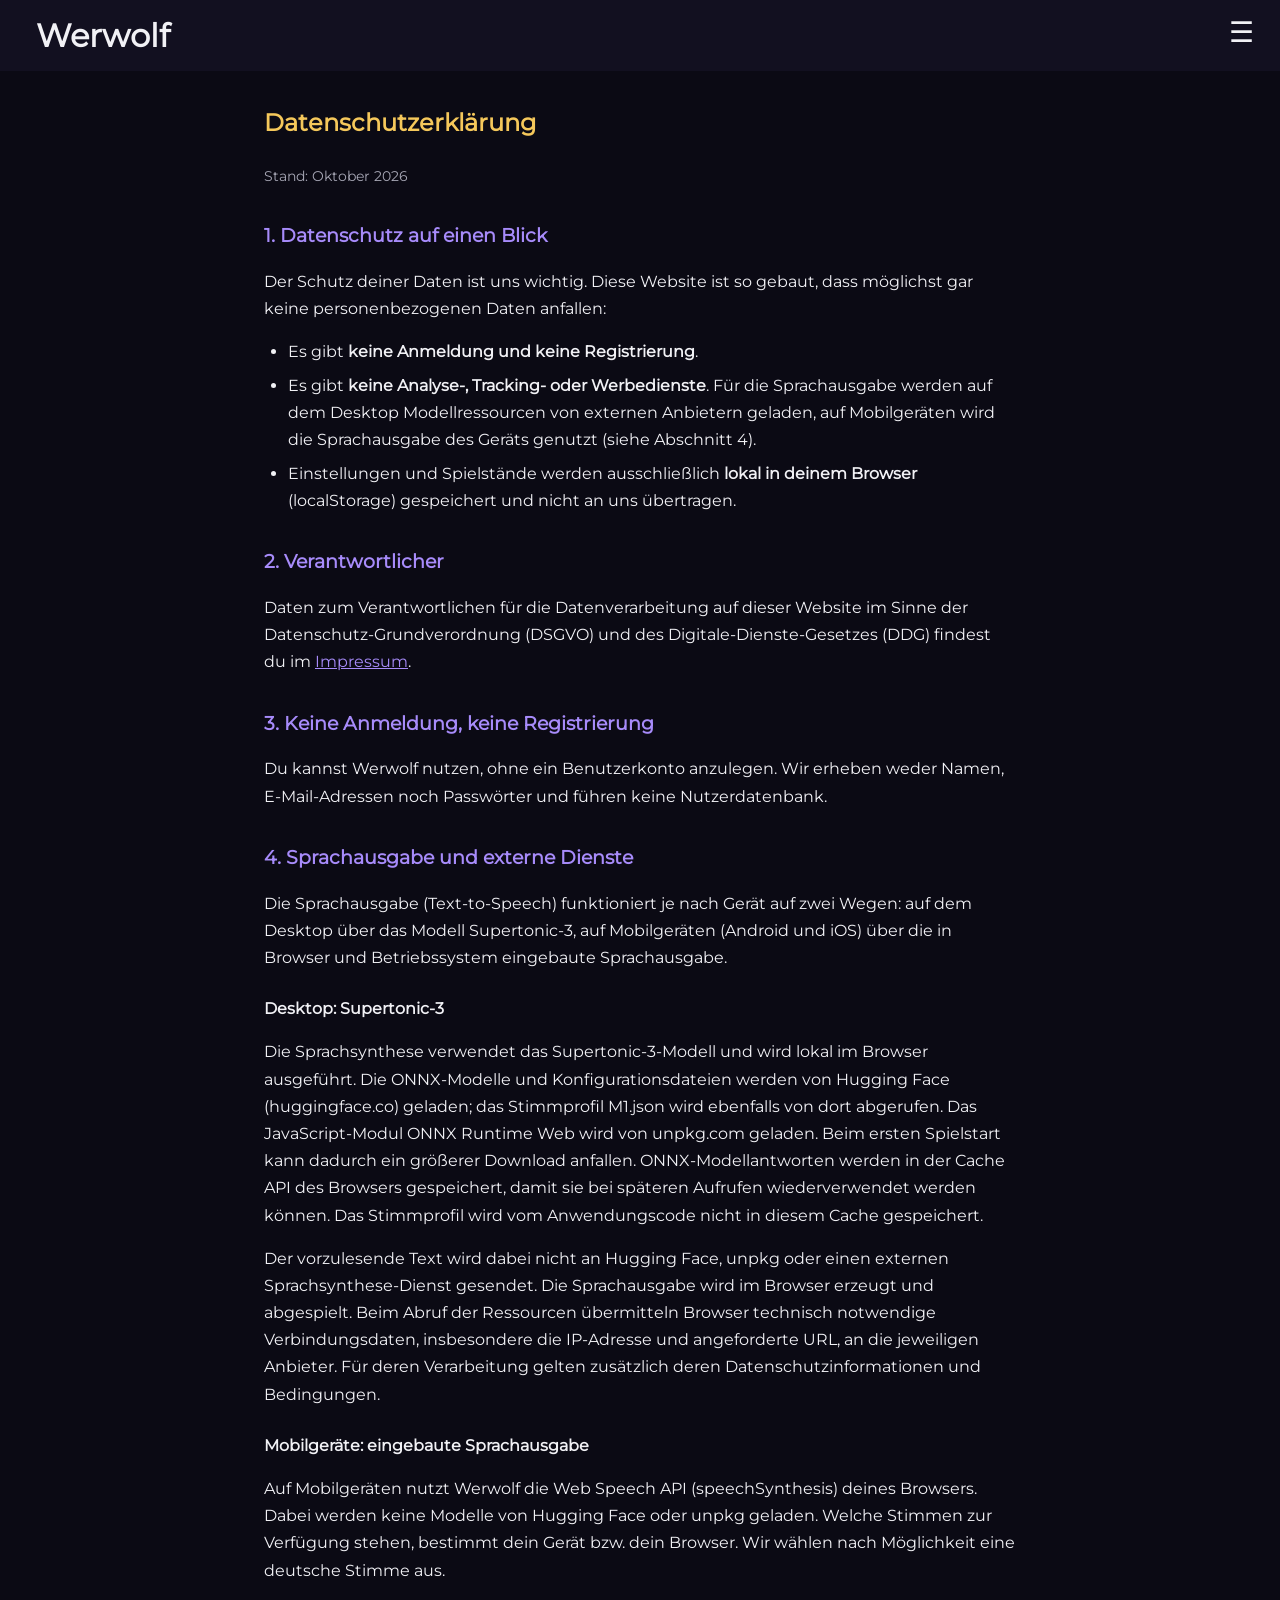
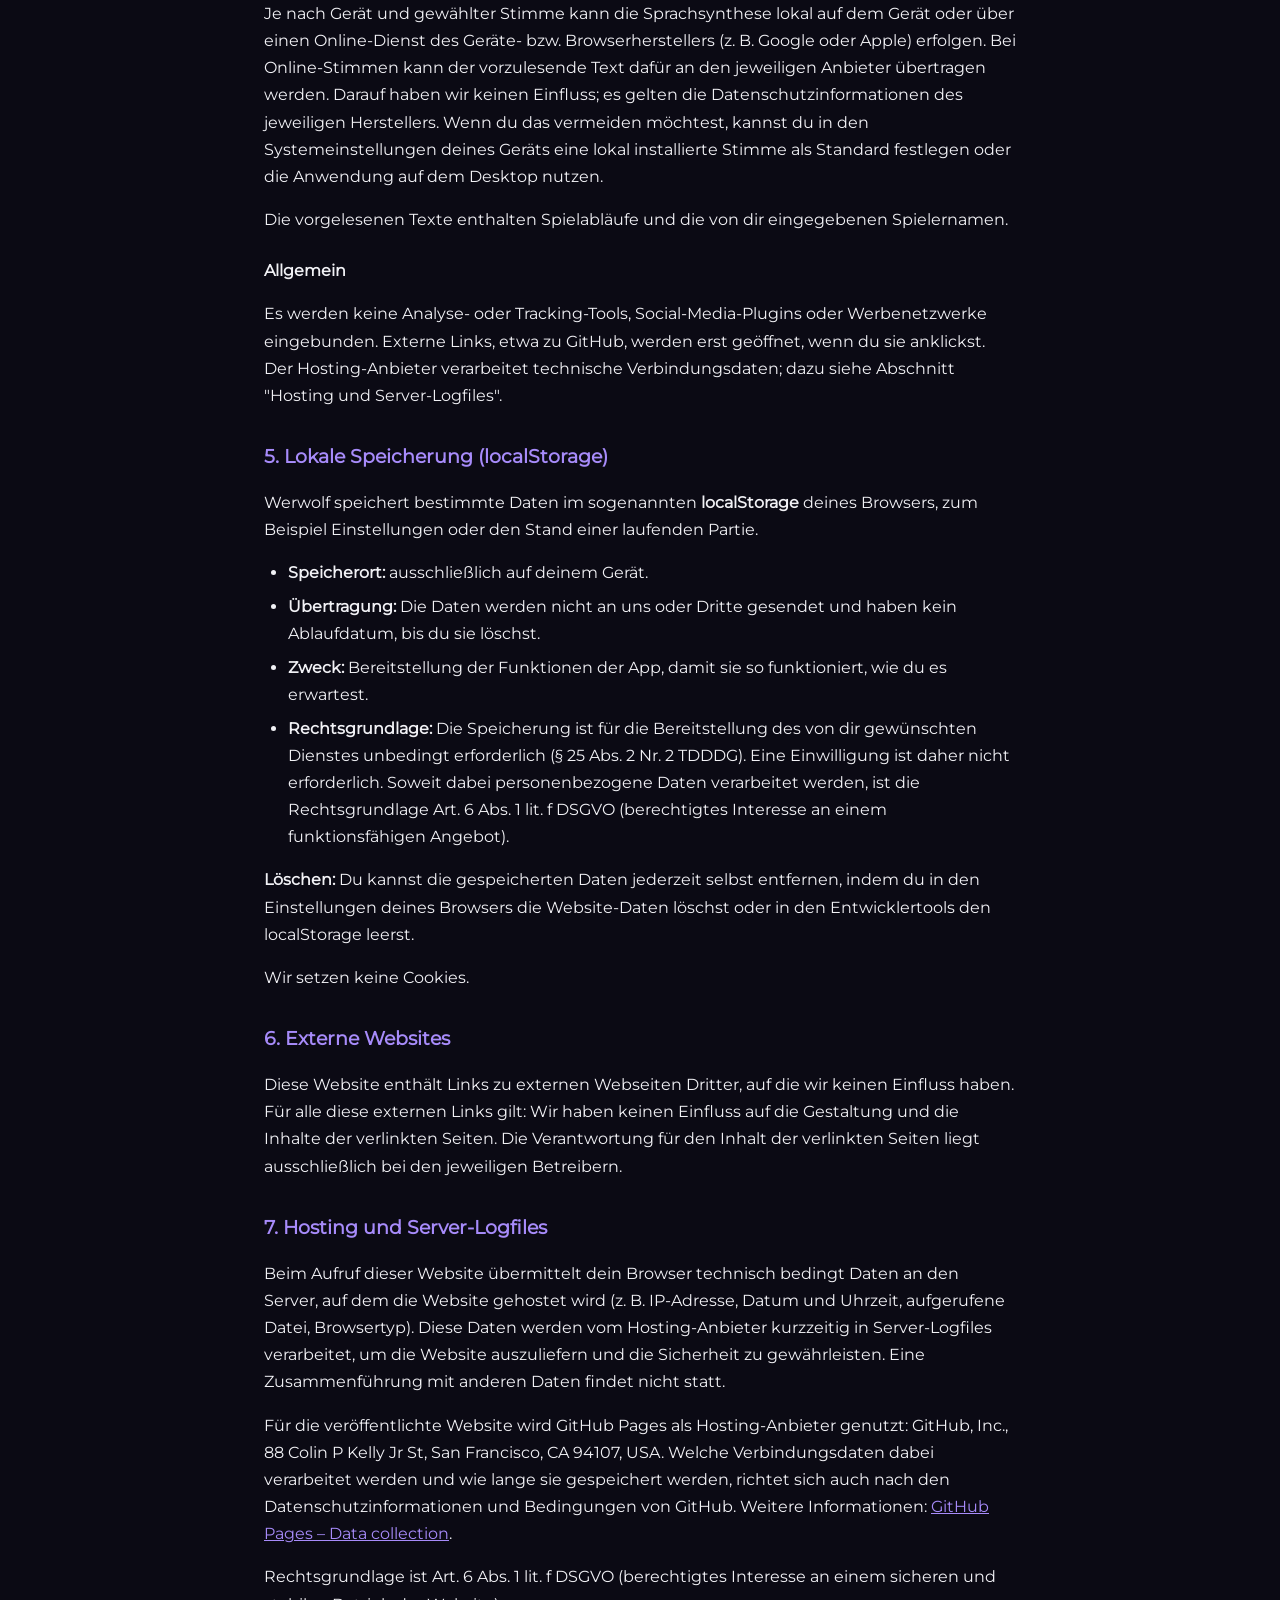
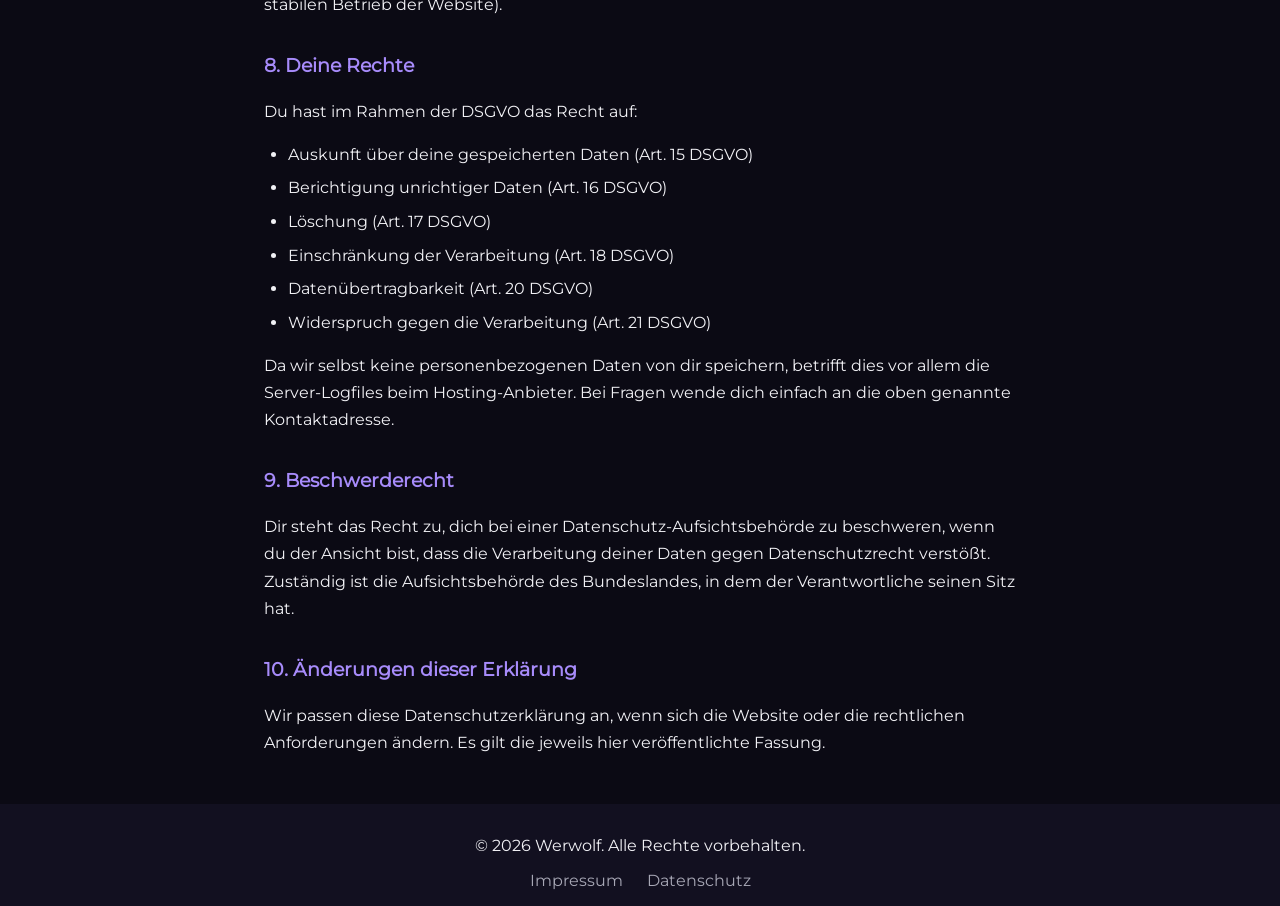
<file: privacy.html>
<!DOCTYPE html>
<html lang="de">

<head>
    <meta charset="UTF-8">
    <meta name="viewport" content="width=device-width, initial-scale=1.0">
    <title>Datenschutz | Werwolf</title>
    <link rel="stylesheet" href="style.css">
    <script defer src="index.js"></script>
    <link rel="manifest" href="manifest.json">
    <link rel="icon" type="image/x-icon" href="img/icon512_rounded.png">
</head>

<body>

    <header>
        <h1>
            <a href="index.html">Werwolf</a>
        </h1>
        <button id="menuButton">☰</button>

        <nav id="menu" aria-label="Hauptnavigation">
            <a href="index.html">Startseite</a>
            <a href="instructions.html">Anleitung</a>
            <a href="about.html">Über uns</a>
        </nav>
    </header>

    <main>
        <article class="legal">
            <h2>Datenschutzerklärung</h2>
            <p class="legal-meta">Stand: Oktober 2026</p>

            <section>
                <h3>1. Datenschutz auf einen Blick</h3>
                <p>
                    Der Schutz deiner Daten ist uns wichtig. Diese Website ist so gebaut, dass
                    möglichst gar keine personenbezogenen Daten anfallen:
                </p>
                <ul>
                    <li>Es gibt <strong>keine Anmeldung und keine Registrierung</strong>.</li>
                    <li>Es gibt <strong>keine Analyse-, Tracking- oder Werbedienste</strong>. Für die Sprachausgabe
                        werden auf dem Desktop Modellressourcen von externen Anbietern geladen, auf Mobilgeräten wird
                        die Sprachausgabe des Geräts genutzt (siehe Abschnitt 4).</li>
                    <li>Einstellungen und Spielstände werden ausschließlich <strong>lokal in deinem Browser</strong>
                        (localStorage) gespeichert und nicht an uns übertragen.</li>
                </ul>
            </section>

            <section>
                <h3>2. Verantwortlicher</h3>
                <p>
                    Daten zum Verantwortlichen für die Datenverarbeitung auf dieser Website im Sinne der
                    Datenschutz-Grundverordnung (DSGVO) und des Digitale-Dienste-Gesetzes (DDG) findest du im <a
                        href="imprint.html">Impressum</a>.
                </p>
            </section>

            <section>
                <h3>3. Keine Anmeldung, keine Registrierung</h3>
                <p>
                    Du kannst Werwolf nutzen, ohne ein Benutzerkonto anzulegen. Wir erheben weder
                    Namen, E-Mail-Adressen noch Passwörter und führen keine Nutzerdatenbank.
                </p>
            </section>

            <section>
                <h3>4. Sprachausgabe und externe Dienste</h3>
                <p>
                    Die Sprachausgabe (Text-to-Speech) funktioniert je nach Gerät auf zwei Wegen:
                    auf dem Desktop über das Modell Supertonic-3, auf Mobilgeräten (Android und iOS)
                    über die in Browser und Betriebssystem eingebaute Sprachausgabe.
                </p>

                <h4>Desktop: Supertonic-3</h4>
                <p>
                    Die Sprachsynthese verwendet das Supertonic-3-Modell und wird lokal im Browser
                    ausgeführt. Die ONNX-Modelle und Konfigurationsdateien werden von Hugging Face
                    (huggingface.co) geladen; das Stimmprofil M1.json wird ebenfalls von dort abgerufen.
                    Das JavaScript-Modul ONNX Runtime Web wird von unpkg.com geladen. Beim ersten
                    Spielstart kann dadurch ein größerer Download anfallen. ONNX-Modellantworten werden
                    in der Cache API des Browsers gespeichert, damit sie bei späteren Aufrufen
                    wiederverwendet werden können. Das Stimmprofil wird vom Anwendungscode nicht in
                    diesem Cache gespeichert.
                </p>
                <p>
                    Der vorzulesende Text wird dabei nicht an Hugging Face, unpkg oder einen externen
                    Sprachsynthese-Dienst gesendet. Die Sprachausgabe wird im Browser erzeugt und
                    abgespielt. Beim Abruf der Ressourcen übermitteln Browser technisch notwendige
                    Verbindungsdaten, insbesondere die IP-Adresse und angeforderte URL, an die
                    jeweiligen Anbieter. Für deren Verarbeitung gelten zusätzlich deren
                    Datenschutzinformationen und Bedingungen.
                </p>

                <h4>Mobilgeräte: eingebaute Sprachausgabe</h4>
                <p>
                    Auf Mobilgeräten nutzt Werwolf die Web Speech API (speechSynthesis) deines Browsers.
                    Dabei werden keine Modelle von Hugging Face oder unpkg geladen. Welche Stimmen zur
                    Verfügung stehen, bestimmt dein Gerät bzw. dein Browser. Wir wählen nach Möglichkeit
                    eine deutsche Stimme aus.
                </p>
                <p>
                    Je nach Gerät und gewählter Stimme kann die Sprachsynthese lokal auf dem Gerät oder
                    über einen Online-Dienst des Geräte- bzw. Browserherstellers (z. B. Google oder
                    Apple) erfolgen. Bei Online-Stimmen kann der vorzulesende Text dafür an den
                    jeweiligen Anbieter übertragen werden. Darauf haben wir keinen Einfluss; es gelten
                    die Datenschutzinformationen des jeweiligen Herstellers. Wenn du das vermeiden
                    möchtest, kannst du in den Systemeinstellungen deines Geräts eine lokal
                    installierte Stimme als Standard festlegen oder die Anwendung auf dem Desktop nutzen.
                </p>
                <p>
                    Die vorgelesenen Texte enthalten Spielabläufe und die von dir eingegebenen
                    Spielernamen.
                </p>

                <h4>Allgemein</h4>
                <p>
                    Es werden keine Analyse- oder Tracking-Tools, Social-Media-Plugins oder
                    Werbenetzwerke eingebunden. Externe Links, etwa zu GitHub, werden erst geöffnet,
                    wenn du sie anklickst. Der Hosting-Anbieter verarbeitet technische Verbindungsdaten;
                    dazu siehe Abschnitt "Hosting und Server-Logfiles".
                </p>
            </section>

            <section>
                <h3>5. Lokale Speicherung (localStorage)</h3>
                <p>
                    Werwolf speichert bestimmte Daten im sogenannten <strong>localStorage</strong>
                    deines Browsers, zum Beispiel Einstellungen oder den Stand einer laufenden Partie.
                </p>
                <ul>
                    <li><strong>Speicherort:</strong> ausschließlich auf deinem Gerät.</li>
                    <li><strong>Übertragung:</strong> Die Daten werden nicht an uns oder Dritte gesendet und haben kein
                        Ablaufdatum, bis du sie löschst.</li>
                    <li><strong>Zweck:</strong> Bereitstellung der Funktionen der App, damit sie so funktioniert, wie du
                        es erwartest.</li>
                    <li><strong>Rechtsgrundlage:</strong> Die Speicherung ist für die Bereitstellung des von dir
                        gewünschten Dienstes unbedingt erforderlich (§ 25 Abs. 2 Nr. 2 TDDDG). Eine Einwilligung ist
                        daher nicht erforderlich. Soweit dabei personenbezogene Daten verarbeitet werden, ist die
                        Rechtsgrundlage Art. 6 Abs. 1 lit. f DSGVO (berechtigtes Interesse an einem funktionsfähigen
                        Angebot).</li>
                </ul>
                <p>
                    <strong>Löschen:</strong> Du kannst die gespeicherten Daten jederzeit selbst
                    entfernen, indem du in den Einstellungen deines Browsers die Website-Daten
                    löschst oder in den Entwicklertools den localStorage leerst.
                </p>
                <p>
                    Wir setzen keine Cookies.
                </p>
            </section>

            <section>
                <h3>6. Externe Websites</h3>
                <p>
                    Diese Website enthält Links zu externen Webseiten Dritter, auf die wir keinen Einfluss haben.
                    Für alle diese externen Links gilt: Wir haben keinen Einfluss auf die Gestaltung und die Inhalte
                    der verlinkten Seiten. Die Verantwortung für den Inhalt der verlinkten Seiten liegt ausschließlich
                    bei den jeweiligen Betreibern.
                </p>
            </section>

            <section>
                <h3>7. Hosting und Server-Logfiles</h3>
                <p>
                    Beim Aufruf dieser Website übermittelt dein Browser technisch bedingt Daten an
                    den Server, auf dem die Website gehostet wird (z. B. IP-Adresse, Datum und
                    Uhrzeit, aufgerufene Datei, Browsertyp). Diese Daten werden vom Hosting-Anbieter
                    kurzzeitig in Server-Logfiles verarbeitet, um die Website auszuliefern und die
                    Sicherheit zu gewährleisten. Eine Zusammenführung mit anderen Daten findet
                    nicht statt.
                </p>
                <p>
                    F&uuml;r die ver&ouml;ffentlichte Website wird GitHub Pages als Hosting-Anbieter genutzt:
                    GitHub, Inc., 88 Colin P Kelly Jr St, San Francisco, CA 94107, USA. Welche
                    Verbindungsdaten dabei verarbeitet werden und wie lange sie gespeichert werden,
                    richtet sich auch nach den Datenschutzinformationen und Bedingungen von GitHub.
                    Weitere Informationen:
                    <a href="https://docs.github.com/en/pages/getting-started-with-github-pages/about-github-pages#data-collection"
                        target="_blank" rel="noopener noreferrer">GitHub Pages &ndash; Data collection</a>.
                </p>
                <p>
                    Rechtsgrundlage ist Art. 6 Abs. 1 lit. f DSGVO (berechtigtes Interesse an
                    einem sicheren und stabilen Betrieb der Website).
                </p>
            </section>

            <section>
                <h3>8. Deine Rechte</h3>
                <p>Du hast im Rahmen der DSGVO das Recht auf:</p>
                <ul>
                    <li>Auskunft über deine gespeicherten Daten (Art. 15 DSGVO)</li>
                    <li>Berichtigung unrichtiger Daten (Art. 16 DSGVO)</li>
                    <li>Löschung (Art. 17 DSGVO)</li>
                    <li>Einschränkung der Verarbeitung (Art. 18 DSGVO)</li>
                    <li>Datenübertragbarkeit (Art. 20 DSGVO)</li>
                    <li>Widerspruch gegen die Verarbeitung (Art. 21 DSGVO)</li>
                </ul>
                <p>
                    Da wir selbst keine personenbezogenen Daten von dir speichern, betrifft dies
                    vor allem die Server-Logfiles beim Hosting-Anbieter. Bei Fragen wende dich
                    einfach an die oben genannte Kontaktadresse.
                </p>
            </section>

            <section>
                <h3>9. Beschwerderecht</h3>
                <p>
                    Dir steht das Recht zu, dich bei einer Datenschutz-Aufsichtsbehörde zu
                    beschweren, wenn du der Ansicht bist, dass die Verarbeitung deiner Daten
                    gegen Datenschutzrecht verstößt. Zuständig ist die Aufsichtsbehörde des
                    Bundeslandes, in dem der Verantwortliche seinen Sitz hat.
                </p>
            </section>

            <section>
                <h3>10. Änderungen dieser Erklärung</h3>
                <p>
                    Wir passen diese Datenschutzerklärung an, wenn sich die Website oder die
                    rechtlichen Anforderungen ändern. Es gilt die jeweils hier veröffentlichte Fassung.
                </p>
            </section>
        </article>
    </main>

    <footer>
        <p>&copy; 2026 Werwolf. Alle Rechte vorbehalten.</p>

        <nav aria-label="Rechtliche Navigation">
            <a href="imprint.html">Impressum</a>
            <a href="privacy.html">Datenschutz</a>
        </nav>
    </footer>

</body>

</html>
</file>
<file: style.css>
@font-face {
    font-family: "Montserrat";
    src: url("fonts/Montserrat/static/Montserrat-Regular.ttf") format("truetype");
    font-weight: 400;
    font-style: normal;
}

:root {
    --bg-color: #0B0A14;
    --header-color: #121020;
    --surface-color: #171525;

    --primary-color: #8B5CF6;
    --primary-hover: #A78BFA;

    --success-color: #4CAF7A;
    --success-hover: #65C98F;

    --danger-color: #F0526C;
    --danger-hover: #FF7185;

    --accent-color: #F5C85B;

    --border-color: #39334F;

    --text-color: #F1F1F5;
    --text-muted: #A7A7B5;

    --font-family: "Montserrat", sans-serif;
    --font-size: 16px;
}

* {
    box-sizing: border-box;
}

html,
body {
    height: 100%;
    margin: 0;
    scroll-behavior: smooth;
}

body {
    height: 100dvh;
    display: flex;
    flex-direction: column;
    margin: 0;
    padding: 0;
    font-family: var(--font-family);
    font-size: var(--font-size);
    background-color: var(--bg-color);
    color: var(--text-color);
}

header {
    background-color: var(--header-color);
    padding: 1rem;
}

header h1 {
    margin: 0px 0px 0px 20px;
}

header h1 a {
    color: var(--text-color);
    text-decoration: none;
    display: inline-block;
    transition: transform 0.3s ease, text-decoration 0.3s ease;
}

header h1 a:hover {
    text-decoration: underline;
    transform: scale(1.05);
}

#menuButton {
    position: absolute;
    right: 20px;
    top: 15px;
    font-size: 28px;
    background: none;
    border: none;
    color: var(--text-color);
    cursor: pointer;
    transition: transform 0.3s ease;
}

#menuButton:hover {
    transition: transform 0.3s ease;
    transform: scale(1.05);
}

#menuButton.open {
    transform: rotate(90deg);
}

#menu {
    display: none;
    position: absolute;
    right: 20px;
    top: 65px;
    background: var(--surface-color);
    padding: 10px;
    border-radius: 8px;
    z-index: 1000;
}

#menu.open {
    display: flex;
    flex-direction: column;
}

#menu a {
    color: var(--text-color);
    text-decoration: none;
    padding: 10px 20px;
    border-radius: 8px;
}

#menu a:hover {
    background: #2e2a49;
}

main {
    flex: 1;
}

footer {
    background-color: var(--header-color);
    padding: 1rem;
    text-align: center;
}

footer nav a {
    color: var(--text-muted);
    text-decoration: none;
    margin: 0 10px;
}

footer nav a:hover {
    color: var(--text-color);
    text-decoration: underline;
}

.legal {
    max-width: 800px;
    margin: 0 auto;
    padding: 2rem 1.5rem;
    line-height: 1.7;
}

.legal h2 {
    margin-top: 0;
    color: var(--accent-color);
}

.legal h3 {
    margin: 2rem 0 0.5rem;
    color: var(--primary-hover);
}

.legal-meta {
    color: var(--text-muted);
    font-size: 0.9rem;
}

.legal ul {
    padding-left: 1.5rem;
}

.legal li {
    margin-bottom: 0.4rem;
}

.legal a {
    color: var(--primary-hover);
}

.legal a:hover {
    opacity: 0.8;
    text-decoration: none;
}

.legal h4 {
    margin: 1.5rem 0 0.4rem;
    color: var(--text-color);
}

.table-wrap {
    overflow-x: auto;
    margin: 1rem 0;
}

.legal table {
    width: 100%;
    border-collapse: collapse;
    background: var(--surface-color);
    border-radius: 8px;
    overflow: hidden;
}

.legal th,
.legal td {
    padding: 0.7rem 1rem;
    text-align: left;
    border-bottom: 1px solid var(--border-color);
}

.legal th {
    background: var(--header-color);
    color: var(--accent-color);
}

.legal tr:last-child td {
    border-bottom: none;
}

.role-grid {
    display: grid;
    grid-template-columns: repeat(auto-fill, minmax(260px, 1fr));
    gap: 1rem;
    margin-top: 1rem;
}

.role-card {
    background: var(--surface-color);
    border: 1px solid var(--border-color);
    border-radius: 12px;
    padding: 1rem 1.2rem;
}

.role-card h4 {
    margin: 0.6rem 0 0.4rem;
}

.role-card p {
    margin: 0;
    color: var(--text-muted);
    font-size: 0.95rem;
    line-height: 1.6;
}

.badge {
    display: inline-block;
    padding: 0.15rem 0.6rem;
    border-radius: 999px;
    font-size: 0.75rem;
    font-weight: bold;
    color: var(--bg-color);
}

.badge-village {
    background: var(--success-color);
}

.badge-wolf {
    background: var(--danger-color);
}

.badge-solo {
    background: var(--accent-color);
}






.main-content {
    width: 100%;
    max-width: 800px;
    margin: 0 auto;
    padding: 2rem 1.5rem;
    display: flex;
    flex-direction: column;
    justify-content: center;
}

.main-content h2 {
    margin-top: 0;
    color: var(--accent-color);
}

.configurations-game-section {
    position: relative;
    background: var(--surface-color);
    border: 1px solid var(--border-color);
    border-radius: 12px;
    padding: 1rem 1.2rem;
    margin: 1rem 0;
}

.configurations-game-section h3 {
    margin-top: 0;
    color: var(--primary-hover);
}

.counter {
    position: absolute;
    top: 10px;
    right: 1.2rem;
}

.configurations-game-section input[type="text"] {
    width: calc(100% - 120px);
    padding: 0.5rem;
    margin-right: 10px;
    border: 1px solid var(--border-color);
    border-radius: 8px;
    background: var(--header-color);
    color: var(--text-color);
    font-family: var(--font-family);
}

.configurations-game-section input[type="text"]:focus {
    outline: none;
    border-color: var(--primary-color);
}

.add-btn {
    margin-top: 0.5rem;
    padding: 0.5rem 1rem;
    background: var(--primary-color);
    border: none;
    border-radius: 8px;
    color: var(--bg-color);
    font-family: var(--font-family);
    cursor: pointer;
    transition: background 0.3s ease, transform 0.3s ease;
}

.add-btn:hover {
    background: var(--primary-hover);
    transform: scale(1.05);
}

.playerListDisplay {
    list-style: none;
    padding: 0;
    margin: 0 0 1rem;
}

.player-item {
    display: flex;
    align-items: center;
    justify-content: space-between;
    padding: 0.5rem 0;
    border-bottom: 1px solid var(--border-color);
}

.delete-btn {
    padding: 0.3rem 0.6rem;
    background: var(--danger-color);
    border: none;
    border-radius: 8px;
    color: var(--bg-color);
    font-family: var(--font-family);
    margin-left: 10px;
    cursor: pointer;
    transition: background 0.3s ease, transform 0.3s ease;
}

.delete-btn:hover {
    background: var(--danger-hover);
    transform: scale(1.05);
}

.character-item {
    display: flex;
    align-items: center;
    padding: 0.5rem 0;
    border-bottom: 1px solid var(--border-color);
}

.character-item p {
    margin: 5px 0;
}

.info-link {
    color: var(--primary-hover);
    text-decoration: none;
    margin-left: 10px;
    font-size: 1.2rem;
}

a.info-link:hover {
    text-decoration: underline;
    color: var(--primary-color);
}

.character-btn {
    position: absolute;
    right: 20px;
    padding: 0.3rem 0.6rem;
    background: var(--success-color);
    border: none;
    border-radius: 8px;
    color: var(--bg-color);
    font-family: var(--font-family);
    font-size: 1.2rem;
    margin-left: 10px;
    width: 30px;
    height: 30px;
    display: flex;
    align-items: center;
    justify-content: center;
    cursor: pointer;
    transition: background 0.3s ease, transform 0.3s ease;
}

.character-btn:hover {
    background: var(--success-hover);
    transform: scale(1.05);
}

.remove-character-btn {
    background: var(--danger-color);
    right: 60px;
}

.remove-character-btn:hover {
    background: var(--danger-hover);
}

.start-btn,
.reset-btn {
    display: block;
    width: 100%;
    padding: 0.75rem;
    background: var(--success-color);
    border: none;
    border-radius: 8px;
    color: var(--bg-color);
    font-size: 1.1rem;
    font-family: var(--font-family);
    cursor: pointer;
    transition: background 0.3s ease, transform 0.3s ease;
}

.reset-btn {
    background: var(--danger-color);
    margin-top: 10px;
}

.start-btn:hover {
    background: var(--success-hover);
    transform: scale(1.05);
}

.reset-btn:hover {
    background: var(--danger-hover);
    transform: scale(1.05);
}

.error-message {
    position: fixed;
    top: 10px;
    left: 50%;
    transform: translateX(-50%);
    background: var(--danger-color);
    color: var(--bg-color);
    text-align: center;
    padding: 0.5rem 1rem;
    border-radius: 8px;
    box-shadow: 0 2px 4px rgba(0, 0, 0, 0.1);
    z-index: 1000;
}

@media (max-width: 600px) {
    .error-message {
        width: 90%;
        font-size: 0.9rem;
    }
}


/* getRoles.html */
.role-section {
    position: relative;
    background: var(--surface-color);
    border: 1px solid var(--border-color);
    border-radius: 12px;
    padding: 1rem 1.2rem;
    margin: 1rem 0;
}

.text-middle {
    text-align: center;
}

.name {
    margin-top: 0;
    font-weight: bolder;
    font-size: 1.5rem;
    color: var(--primary-hover);
}

.card-container {
    display: block;
    width: 100%;
    min-height: 300px;
    padding: 0;
    margin: 1rem 0;
    background: transparent;
    border: none;
    cursor: pointer;
    perspective: 1000px;
    text-align: left;
}

.card-flipper {
    position: relative;
    width: 100%;
    min-height: 300px;
    transform-style: preserve-3d;
    transition: transform 0.7s ease;
}

.card-flipper.flipped {
    transform: rotateY(180deg);
}

.card {
    position: absolute;
    inset: 0;
    background: var(--surface-color);
    color: var(--text-color);
    border: 1px solid var(--border-color);
    border-radius: 12px;
    padding: 1rem 1.2rem;
    margin-bottom: 1rem;
    display: flex;
    flex-direction: column;
    align-items: center;
    justify-content: center;
    backface-visibility: hidden;
    -webkit-backface-visibility: hidden;
    transition: transform 0.3s ease, box-shadow 0.3s ease;
}

.card-front {
    transform: rotateY(0deg);
}

.card-back {
    transform: rotateY(180deg);
}

.card-container:hover .card-front {
    transform: rotateY(0deg) scale(1.02);
}

.card-container:hover .card-back {
    transform: rotateY(180deg) scale(1.02);
}

.card-container:hover .card {
    box-shadow: 0 8px 20px rgba(0, 0, 0, 0.15);
}

.role-image {
    max-width: 200px;
    max-height: 200px;
    object-fit: contain;
}

.role-name {
    margin: 0;
    font-size: 1.5rem;
    font-weight: bold;
    color: var(--primary-hover);
}

.role-description {
    margin: 0;
    margin-bottom: 10px;
    font-size: 1.1rem;
    color: var(--link-color);
}

.role-description:hover {
    text-decoration: none;
}

/* game.html */
#loadingScreen {
    position: fixed;
    inset: 0;
    z-index: 9999;
    display: flex;
    align-items: center;
    justify-content: center;
    background: var(--bg-color);
    color: var(--text-color);
    opacity: 1;
    visibility: visible;
    transition: opacity 0.5s ease, visibility 0.5s ease;
}

#loadingScreen.hidden {
    opacity: 0;
    visibility: hidden;
    pointer-events: none;
}

.loading-content {
    width: min(90%, 500px);
    text-align: center;
}

.loading-content h2 {
    margin: 1.5rem 0 0.5rem;
    color: var(--primary-hover);
}

.loading-content p {
    margin: 0 0 1.5rem;
    color: var(--text-muted);
    min-height: 1.5em;
}

.loading-spinner {
    width: 55px;
    height: 55px;
    margin: 0 auto;
    border: 5px solid var(--border-color);
    border-top-color: var(--primary-color);
    border-radius: 50%;
    animation: loading-spin 0.9s linear infinite;
}

@keyframes loading-spin {
    to {
        transform: rotate(360deg);
    }
}

.loading-bar {
    width: 100%;
    height: 12px;
    background: var(--surface-color);
    border: 1px solid var(--border-color);
    border-radius: 999px;
    overflow: hidden;
}

#loadingProgress {
    width: 0%;
    height: 100%;
    background: linear-gradient(90deg, var(--primary-color), var(--primary-hover));
    border-radius: 999px;
    transition: width 0.3s ease;
}

#loadingPercentage {
    margin-top: 0.75rem;
    color: var(--text-muted);
    font-size: 0.9rem;
}

.middle {
    width: 100%;
}

.startSection {
    text-align: center;
    background: var(--surface-color);
    border: 1px solid var(--border-color);
    border-radius: 12px;
    padding: 1rem 1.2rem;
    display: none;
}

#selectionButtons {
    display: flex;
    justify-content: center;
    flex-wrap: wrap;
    gap: 1rem;
    width: 100%;
    margin-top: 1rem;
}

.selectionButton {
    width: 200px;
    padding: 0.75rem;
    background: var(--primary-color);
    border: none;
    border-radius: 8px;
    color: var(--bg-color);
    font-size: 1.1rem;
    font-family: var(--font-family);
    cursor: pointer;
    transition: background 0.3s ease, transform 0.3s ease;
}

.selectionButton:hover {
    background: var(--primary-hover);
    transform: scale(1.05);
}

.selectionButton:disabled {
    background: var(--border-color);
    cursor: not-allowed;
}

.selectionTask {
    margin: 1rem 0;
    font-size: 1.2rem;
    color: var(--text-color);
    text-align: center;
}
</file>
